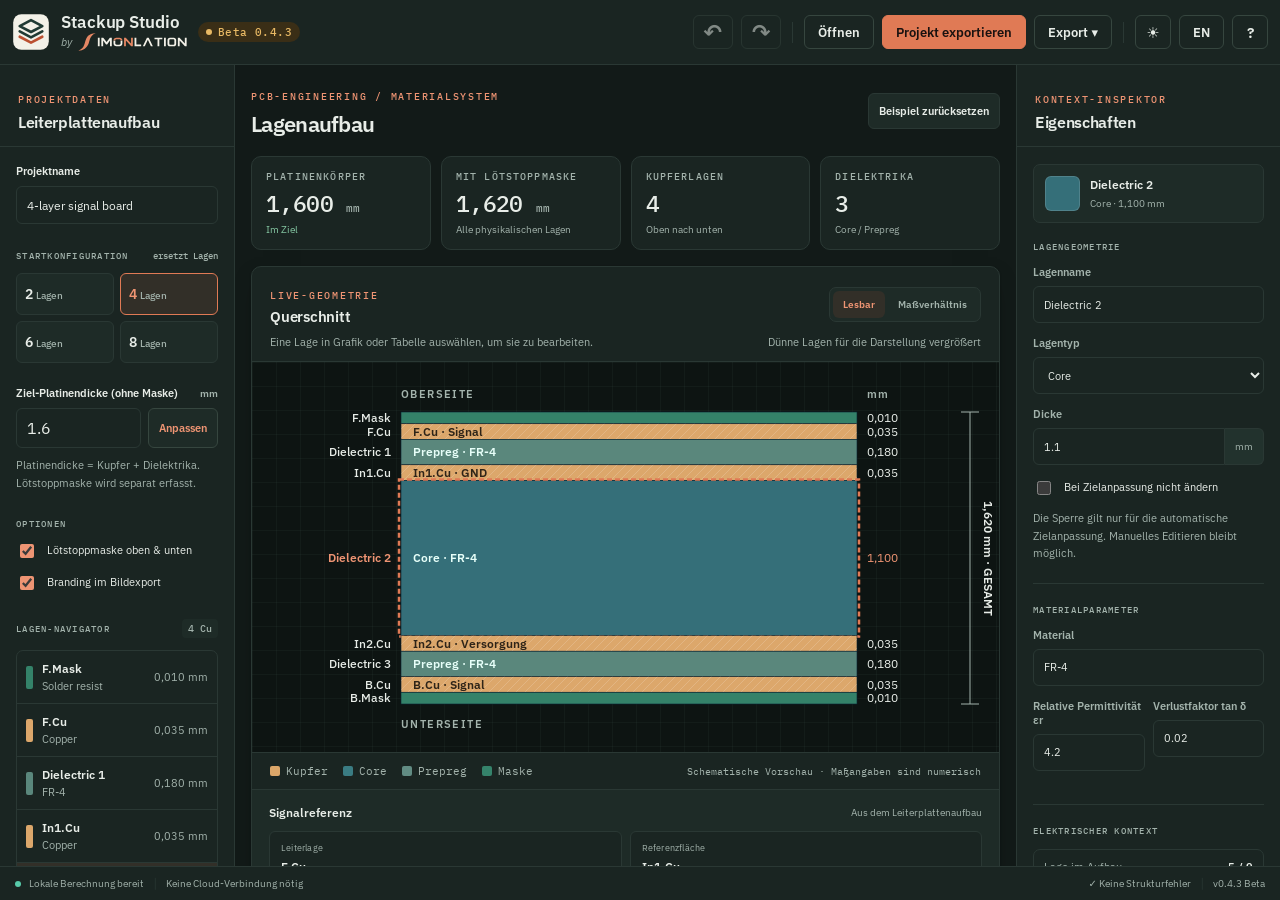
<file: index.html>
<!doctype html>
<html lang="de" data-theme="dark">
<head>
<meta charset="utf-8"><meta name="viewport" content="width=device-width,initial-scale=1,viewport-fit=cover">
<meta name="theme-color" content="#121A18" id="themeMeta"><meta name="application-name" content="SIMONLATION Stackup Studio">
<meta name="description" content="Free, local-first PCB layer stackup designer. Design copper and dielectric layers, import KiCad stackups, and export projects for impedance workflows.">
<link rel="manifest" href="./manifest.webmanifest"><link rel="icon" type="image/svg+xml" href="./icons/icon.svg"><link rel="apple-touch-icon" href="./icons/icon-192.png">
<title>Stackup Studio | SIMONLATION</title><link rel="stylesheet" href="./styles.css?v=0.4.3">

<link rel="stylesheet" href="./assets/sl/fonts.css?v=sl5">
<link rel="stylesheet" href="./assets/sl/tokens.css?v=sl5">
<link rel="stylesheet" href="./assets/sl/app.css?v=sl5">
<link rel="stylesheet" href="./assets/sl/workbench.css?v=sl5">
<link rel="stylesheet" href="./workbench.css?v=sl5">
</head>
<body>
<div class="app" id="app">
<header class="topbar sl-workbench-header">
  <div class="brand">
    <a class="sl-workbench-brand" href="https://simonlation.com/launcher.html" aria-label="SIMONLATION Launcher">
      <svg xmlns="http://www.w3.org/2000/svg" viewBox="0 0 64 64" class="sl-workbench-tool-icon sl-workbench-tool-icon--light" aria-hidden="true" focusable="false"><rect x="2" y="2" width="60" height="60" rx="14" fill="#203A34"/><path fill="none" stroke="#F3F1E8" stroke-width="4.5" stroke-linecap="round" stroke-linejoin="round" d="M32 12 51 22 32 32 13 22Z"/><path fill="none" stroke="#F3F1E8" stroke-width="4.5" stroke-linecap="round" stroke-linejoin="round" d="M13 31 32 41 51 31"/><path fill="none" stroke="#BB5031" stroke-width="4.5" stroke-linecap="round" stroke-linejoin="round" d="M13 40 32 50 51 40"/></svg><svg xmlns="http://www.w3.org/2000/svg" viewBox="0 0 64 64" class="sl-workbench-tool-icon sl-workbench-tool-icon--dark" aria-hidden="true" focusable="false"><rect x="2" y="2" width="60" height="60" rx="14" fill="#F3F1E8"/><path fill="none" stroke="#203A34" stroke-width="4.5" stroke-linecap="round" stroke-linejoin="round" d="M32 12 51 22 32 32 13 22Z"/><path fill="none" stroke="#203A34" stroke-width="4.5" stroke-linecap="round" stroke-linejoin="round" d="M13 31 32 41 51 31"/><path fill="none" stroke="#BB5031" stroke-width="4.5" stroke-linecap="round" stroke-linejoin="round" d="M13 40 32 50 51 40"/></svg>
      <span class="sl-workbench-name">Stackup Studio</span>
      <span class="sl-workbench-by"><em>by</em><img class="sl-workbench-wordmark sl-workbench-wordmark--light" src="./assets/sl/brand/wordmark-light.svg" alt=""><img class="sl-workbench-wordmark sl-workbench-wordmark--dark" src="./assets/sl/brand/wordmark-dark.svg" alt=""></span>
    </a>
    <span class="sl-status" data-state="beta">Beta 0.4.3</span>
  </div>
  <nav class="top-actions" aria-label="Project actions">
    <button class="btn icon-btn sl-btn" id="undoBtn" title="Undo · Ctrl+Z" aria-label="Undo">↶</button><button class="btn icon-btn sl-btn" id="redoBtn" title="Redo · Ctrl+Shift+Z" aria-label="Redo">↷</button>
    <span class="sep"></span><button class="btn sl-btn" id="openBtn" data-i18n="open">Open</button>
    <button class="btn primary sl-btn sl-btn--primary" id="saveBtn" data-i18n="save">Export project</button>
    <div class="menu-anchor"><button class="btn sl-btn" id="exportBtn" aria-expanded="false" data-i18n="export">Export ▾</button><div class="dropdown hidden" id="exportMenu"><button data-export="svg">SVG · Cross-section</button><button data-export="png">PNG · Cross-section</button><button data-export="csv">CSV · Layer table</button><button data-export="csvde">CSV · Deutsch (Excel)</button><button data-export="bridge">JSON · Impedance handoff</button></div></div>
    <span class="sep"></span><button class="btn mini sl-btn" id="themeBtn" aria-label="Toggle theme">☀</button><button class="btn lang sl-btn" id="langBtn">EN</button><button class="btn mini help sl-btn" id="helpBtn" title="Help">?</button>
  </nav>
</header>
<div class="workspace">
  <aside class="sidebar sidebar-left">
    <div class="pane-title"><span class="eyebrow" data-i18n="setupTag">PROJECT SETUP</span><h2 data-i18n="boardSetup">Board setup</h2></div>
    <div class="pane-scroll">
      <label class="fieldlabel" for="projectName" data-i18n="projectName">Project name</label><input id="projectName" class="full-input" type="text" maxlength="100" value="4-layer signal board"/>
      <div class="group-label"><span data-i18n="presets">STARTING CONFIGURATION</span><span class="mini-note" data-i18n="presetsNote">replaces layers</span></div>
      <div class="preset-grid" id="presetGrid"><button data-preset="2">2 <span data-i18n="layers">layers</span></button><button data-preset="4" class="active">4 <span data-i18n="layers">layers</span></button><button data-preset="6">6 <span data-i18n="layers">layers</span></button><button data-preset="8">8 <span data-i18n="layers">layers</span></button></div>
      <label class="fieldlabel" for="targetThickness"><span data-i18n="targetThickness">Target board body thickness</span> <span class="unit">mm</span></label>
      <div class="input-action"><input id="targetThickness" type="number" min="0.1" max="15" step="0.01" value="1.6"><button id="fitTargetBtn" class="btn accent-outline" data-i18n="fitTarget" title="Adjust unlocked dielectrics">Fit</button></div>
      <p class="small-hint" data-i18n="targetNote">Board body = copper + dielectric. Solder mask is shown separately.</p>
      <div class="group-label"><span data-i18n="options">OPTIONS</span></div>
      <label class="check-line"><input id="maskEnabled" type="checkbox" checked><span data-i18n="mask">Top & bottom solder mask</span></label>
      <label class="check-line"><input id="watermarkEnabled" type="checkbox" checked><span data-i18n="watermark">Branding on image export</span></label>
      <div class="group-label"><span data-i18n="layersList">LAYER NAVIGATOR</span><span id="layerCount" class="count-pill">4 Cu</span></div>
      <div class="layers-nav" id="layerNav" aria-label="Layers"></div>
      <div class="small-box"><b data-i18n="privacyTitle">Local by design</b><p data-i18n="privacy">No sign-in, no upload. Project data remains in this browser until you export or delete it.</p></div>
    </div>
  </aside>
  <main class="main">
    <div class="main-heading"><div><span class="eyebrow" data-i18n="workspaceTag">PCB ENGINEERING / MATERIAL SYSTEM</span><h1 data-i18n="workspaceTitle">Layer stackup</h1></div><div class="main-heading-actions"><div class="segmented layout-switch" role="group" aria-label="Workspace layout"><button id="layoutSplitBtn" data-layout="split" data-i18n="sideBySide" aria-pressed="true" class="active">Side by side</button><button id="layoutStackBtn" data-layout="stacked" data-i18n="stackedView" aria-pressed="false">Stacked</button></div><button class="btn" id="sampleBtn" data-i18n="resetSample">Reset example</button><button class="btn" id="installBtn" hidden data-i18n="install">Install app</button></div></div>
    <div class="metric-row"><div class="metric"><span data-i18n="boardBody">BOARD BODY</span><strong id="bodyMetric">1.600 <small>mm</small></strong><em id="targetDelta">On target</em></div><div class="metric"><span data-i18n="totalIncludingMask">WITH SOLDER MASK</span><strong id="totalMetric">1.620 <small>mm</small></strong><em data-i18n="allLayers">All physical layers</em></div><div class="metric"><span data-i18n="copperLayers">COPPER LAYERS</span><strong id="copperMetric">4</strong><em data-i18n="fromTop">Top to bottom</em></div><div class="metric"><span data-i18n="dielectricLayers">DIELECTRICS</span><strong id="dielMetric">3</strong><em data-i18n="corePrepreg">Core / prepreg</em></div></div>
    <nav class="mobile-jump-nav" aria-label="Schnellnavigation"><a href="#stackPanel" data-imp-jump="stack">Stackup</a><a href="#impPanel" data-imp-jump="imp">Impedanz</a><a href="#viaSection" data-imp-jump="via">Via Fence</a></nav>
    <div class="design-workbench" id="designWorkbench" aria-label="Stackup and impedance workspace">
    <section class="editor-panel" id="stackPanel" aria-label="Layer cross-section">
      <div class="section-heading"><div><span class="eyebrow" data-i18n="geometry">LIVE GEOMETRY</span><h2 data-i18n="crossSection">Cross-section</h2></div><div class="segmented"><button data-view="readable" class="active" data-i18n="readable">Readable</button><button data-view="scale" data-i18n="trueScale">True ratio</button></div></div>
      <div class="section-subline"><span data-i18n="clickLayer">Select any layer in the diagram or table to inspect and edit.</span><span id="scaleNote">Enhanced layer visibility</span></div>
      <div class="diagram-area"><svg id="stackSvg" xmlns="http://www.w3.org/2000/svg" viewBox="0 0 880 430" role="img" aria-label="Physical PCB stackup cross section"><text x="400" y="210">Loading...</text></svg></div>
      <div class="diagram-footer"><span><i class="legend-chip copper"></i><span data-i18n="copper">Copper</span></span><span><i class="legend-chip core"></i>Core</span><span><i class="legend-chip prepreg"></i>Prepreg</span><span><i class="legend-chip soldermask"></i><span data-i18n="maskShort">Mask</span></span><span class="foot-right" data-i18n="diagramNotice">Schematic preview · dimensions are numerical</span></div>
      <div class="stack-route-context" id="stackRouteContext" aria-live="polite" aria-label="Routing layer and reference plane">
        <div class="stack-route-title"><strong id="stackContextTitle">Signalreferenz</strong><small id="stackContextHint">Aus dem Leiterplattenaufbau</small></div>
        <div class="stack-route-data" id="stackContextData"></div>
        <p id="stackContextFoot">Die Werte werden aus den ausgewählten Leiterplattenlagen übernommen.</p>
      </div>
    </section>
    <section class="imp-panel" id="impPanel" aria-label="PCB Impedance Lab">
      <div class="section-heading imp-title"><div><span class="eyebrow" data-imp-label="label">ANALYTICAL QUICK ESTIMATE</span><h2 data-imp-label="title">PCB Impedance Lab</h2></div><div class="imp-section-actions"><span class="imp-pill">QUASI-STATIC</span><button class="btn" id="impExportBtn" data-imp-label="export">Export result JSON</button></div></div>
      <p class="imp-intro" data-imp-label="info">The stackup supplies H, copper thickness and Dk; enter W and S here. No field simulation.</p>
      <div class="imp-headline" id="impHeadline" aria-live="polite"></div>
      <div class="imp-workspace">
        <div class="imp-controls">
          <div class="imp-field"><label for="impSignal" data-imp-label="signal">Signal layer</label><select id="impSignal"></select></div>
          <div class="imp-field"><label for="impMode" data-imp-label="mode">Geometry</label><select id="impMode"></select></div>
          <div class="imp-two">
            <div class="imp-field"><label for="impWidth" data-imp-label="width">Width W</label><div class="imp-unit"><input id="impWidth" type="number" min="0.025" max="5" step="0.005" value="0.25"><span>mm</span></div></div>
            <div class="imp-field" id="impGapField"><label for="impGap" data-imp-label="spacing">Gap S</label><div class="imp-unit"><input id="impGap" type="number" min="0.025" max="5" step="0.005" value="0.18"><span>mm</span></div></div>
          </div>
          <div class="imp-solve"><div class="imp-field"><label for="impTarget" data-imp-label="target">Target impedance</label><div class="imp-unit"><input id="impTarget" type="number" min="10" max="250" step="1" value="50"><span>Ω</span></div></div><div class="imp-solve-options"><label for="impOptimize" data-imp-label="optimize">Optimize</label><select id="impOptimize" aria-label="Geometry optimization"><option value="width">W · keep S</option><option value="spacing">S · keep W</option><option value="balanced">W + S</option></select></div><button class="btn imp-solve-btn" id="impSolveBtn" data-imp-label="solve">Solve</button></div><div class="imp-target-result" id="impTargetDelta" aria-live="polite"></div>
          <p class="imp-small" data-imp-label="sample">Preliminary estimate · not a fabrication specification</p>
        </div>
        <div class="imp-workarea">
          <div class="imp-canvas-head"><div class="imp-canvas-title" data-imp-label="outline">Cross-section (schematic)</div><div class="imp-view-actions"><label class="imp-via-toggle" for="impShowVias" title="Optional drawing only – does not alter impedance calculation"><input type="checkbox" id="impShowVias"><span data-imp-label="viaPreview">Show GND vias</span></label><div class="segmented imp-scale-switch"><button type="button" data-imp-view="schematic" class="active">Schematic</button><button type="button" data-imp-view="metric">1:1 XY</button></div></div></div><p class="imp-canvas-tip" data-imp-label="editTip">Click W / S / H to edit · visualization does not modify the impedance model</p>
          <svg id="impSvg" viewBox="0 0 620 310" xmlns="http://www.w3.org/2000/svg" aria-label="Trace geometry cross-section" role="img"></svg>
          <div class="imp-method"><span data-imp-label="model">Calculation model</span><strong id="impMethod">—</strong></div>
        </div>
        <div class="imp-readouts">
          <div class="imp-primary" id="impResultCard"><span id="impKind">Z₀</span><strong id="impMainResult">— Ω</strong><small id="impSubResult">—</small></div>
          <div class="imp-reading"><span data-imp-label="eps">Effective Dk</span><strong id="impEps">—</strong></div>
          <div class="imp-reading"><span data-imp-label="delay">Delay</span><strong id="impDelay">—</strong></div>
          <div class="imp-reading"><span data-imp-label="height">Dielectric separation</span><strong id="impHeight">—</strong></div>
          <div class="imp-reading"><span data-imp-label="reference">Reference plane</span><strong id="impReference">—</strong></div>
        </div>
      </div>
    </section>
    </div>
    <section class="tolerance-panel" id="toleranceSection" aria-label="Impedance sensitivity and model limits">
      <header class="detail-panel-heading"><span class="eyebrow" data-imp-label="manufacturing">MANUFACTURING ANALYSIS</span><strong data-imp-label="toleranceTitle">Tolerance &amp; model limits</strong></header>
      <div class="imp-bottom">
        <div class="imp-tol">
          <div class="group-label" data-imp-label="tolerance">TOLERANCE EXPLORER</div>
          <div class="imp-tol-inputs">
            <label>W ±<span class="imp-tol-unit"><input id="impTolW" type="number" min="0" max="500" step="1" value="10"><select id="impUnitW" aria-label="Width tolerance unit"><option value="percent">%</option><option value="um">µm</option></select></span></label>
            <label>H ±<span class="imp-tol-unit"><input id="impTolH" type="number" min="0" max="500" step="1" value="10"><select id="impUnitH" aria-label="Height tolerance unit"><option value="percent">%</option><option value="um">µm</option></select></span></label>
            <label>T ±<span class="imp-tol-unit"><input id="impTolT" type="number" min="0" max="500" step="1" value="10"><select id="impUnitT" aria-label="Copper tolerance unit"><option value="percent">%</option><option value="um">µm</option></select></span></label>
            <label id="impTolSField">S ±<span class="imp-tol-unit"><input id="impTolS" type="number" min="0" max="500" step="1" value="10"><select id="impUnitS" aria-label="Gap tolerance unit"><option value="percent">%</option><option value="um">µm</option></select></span></label>
            <label>Dk ±<span class="imp-tol-unit"><input id="impTolER" type="number" min="0" max="50" step="1" value="5"><span>%</span></span></label>
          </div>
          <div class="imp-range-metrics"><div><span data-imp-label="lower">Minimum</span><strong id="impTolMin">—</strong></div><div><span data-imp-label="nominal">Nominal</span><strong id="impTolNominal">—</strong></div><div><span data-imp-label="upper">Maximum</span><strong id="impTolMax">—</strong></div></div>
          <div class="imp-bar" id="impTolBar"><span id="impTolIndicator"></span></div>
          <p class="imp-small" id="impToleranceNote" data-imp-label="toleranceNote">Worst-case corners, no statistical yield.</p><div class="imp-sensitivity" id="impSensitivity" aria-label="Tolerance impact by variable"></div><div class="imp-small" id="impToleranceWarning" role="status"></div>
        </div>
        <div class="imp-notices" id="impIssue" role="status" aria-live="polite"></div>
      </div>
    </section>
      <section class="via-section" id="viaSection" aria-label="Via fence designer">
        <div class="via-head"><div><span class="eyebrow">PCB RF / SI · LAYOUT ADVISOR</span><h3 data-imp-label="viaTitle">Via Fence Designer</h3><p data-imp-label="viaSubtitle">Ground stitching around single-ended or differential traces · geometric rules only</p></div><span class="imp-pill" data-imp-label="viaHeuristic">LAYOUT GUIDELINE</span></div>
        <div class="via-placement-control"><label for="viaPlacement" data-imp-label="viaPlacementLabel">Via rows</label><select id="viaPlacement" aria-label="Via fence placement"><option value="both">Both sides</option><option value="left">Left only</option><option value="right">Right only</option><option value="none">Off</option></select><span data-imp-label="viaPlacementHint">Placement controls the number and position of GND stitching rows.</span></div>
        <div class="via-layout">
          <div class="via-form">
            <div class="via-grid">
              <label><span data-imp-label="viaFreq">Maximum frequency</span><span class="imp-unit"><input type="number" id="viaFrequency" value="5" min="0.01" max="100" step="0.5"><span>GHz</span></span></label>
              <label><span data-imp-label="viaPitch">Requested pitch</span><span class="imp-unit"><input type="number" id="viaPitch" value="2" min="0.1" step="0.1"><span>mm</span></span></label>
              <label><span data-imp-label="viaPad">Pad diameter</span><span class="imp-unit"><input type="number" id="viaPad" value="0.6" min="0.05" step="0.05"><span>mm</span></span></label>
              <label><span data-imp-label="viaDrill">Drill diameter</span><span class="imp-unit"><input type="number" id="viaDrill" value="0.3" min="0.05" step="0.05"><span>mm</span></span></label>
              <label><span data-imp-label="viaEdge">Trace edge to via pad</span><span class="imp-unit"><input type="number" id="viaEdge" value="0.4" min="0.01" step="0.05"><span>mm</span></span></label>
              <label><span data-imp-label="viaLength">Fence length</span><span class="imp-unit"><input type="number" id="viaLength" value="30" min="1" step="5"><span>mm</span></span></label>
              <label><span data-imp-label="viaMinTrace">Min trace clearance</span><span class="imp-unit"><input type="number" id="viaMinTrace" value="0.15" min="0.01" step="0.05"><span>mm</span></span></label>
              <label><span data-imp-label="viaRing">Min annular ring</span><span class="imp-unit"><input type="number" id="viaMinRing" value="0.1" min="0.01" step="0.05"><span>mm</span></span></label>
              <label><span data-imp-label="viaGapMin">Min pad-to-pad</span><span class="imp-unit"><input type="number" id="viaMinGap" value="0.2" min="0.01" step="0.05"><span>mm</span></span></label>
            </div>
            <div class="via-quick"><button class="btn accent-outline" type="button" id="viaAutoPitch" data-imp-label="viaAuto">Use λg/20</button><button class="btn" type="button" id="viaExport" data-imp-label="viaExport">Export via JSON</button></div>
          </div>
          <div class="via-visual">
            <div class="imp-canvas-title" data-imp-label="viaTopView">Top view · GND via rows (schematic)</div><svg viewBox="0 0 620 260" id="viaSvg" role="img" aria-label="Via fence layout top view"></svg>
            <div class="via-results" id="viaResults" aria-live="polite"></div><div id="viaWarnings" class="via-warnings"></div>
          </div>
        </div>
      </section>
    <section class="table-panel" aria-label="Layer specification">
      <div class="section-heading table-heading"><div><span class="eyebrow" data-i18n="specification">DESIGN DATA</span><h2 data-i18n="layerSpecification">Layer specification</h2></div><div class="table-tools"><button class="btn" id="addDielectricBtn" data-i18n="splitSelected">Split dielectric</button><button class="btn" id="removeDielBtn" data-i18n="mergeSelected">Merge dielectric</button></div></div>
      <div class="table-scroll"><table><thead><tr><th>#</th><th data-i18n="layer">Layer</th><th data-i18n="kind">Type</th><th data-i18n="thickness">Thickness</th><th data-i18n="material">Material</th><th>ε<sub>r</sub></th><th>tan δ</th><th data-i18n="role">Role</th><th data-i18n="lock">Lock</th></tr></thead><tbody id="layerTable"></tbody></table></div>
      <div class="table-caption"><span id="tableCount"></span><span data-i18n="editableTable">Select a row; edit precise values in the inspector.</span></div>
    </section>
  </main>
  <aside class="sidebar sidebar-right"><div class="pane-title"><span class="eyebrow" data-i18n="propertiesTag">CONTEXT INSPECTOR</span><h2 data-i18n="properties">Properties</h2></div><div class="pane-scroll" id="inspector"></div></aside>
</div>
<footer class="statusbar"><div><span class="status-dot"></span><span id="statusText" data-i18n="localReady">Local engine ready</span><span class="status-divider">│</span><span data-i18n="noCloud">No cloud connection required</span></div><div><span id="validationStatus">—</span><span class="status-divider">│</span><span data-i18n="version">v0.4.3 beta</span></div></footer>
</div>
<input id="fileInput" type="file" hidden accept=".json,.kicad_pcb,.txt,application/json,text/plain">
<dialog id="helpDialog"><div class="dialog-top"><h2 data-i18n="helpTitle">Stackup Studio · Help</h2><button id="closeHelp" class="btn">✕</button></div><div id="helpContent"></div></dialog>
<div id="toast" class="toast hidden" role="status" aria-live="polite"></div>
<script src="./impedance-engine.js" defer></script><script src="./via-fence-engine.js" defer></script><script src="./app.js" defer></script><script src="./impedance-ui.js" defer></script>
</body></html>
</file>
<file: styles.css>
:root{font-family:Inter,ui-sans-serif,system-ui,-apple-system,BlinkMacSystemFont,"Segoe UI",sans-serif;font-synthesis:none;color-scheme:dark;--bg:#0b121e;--panel:#111a28;--panel2:#172131;--panel3:#192838;--viewport:#0e1a28;--line:#28384b;--text:#e5edf4;--muted:#8c9fb1;--dim:#607c90;--accent:#48d6d0;--accent-text:#092c32;--softaccent:#173b46;--error:#f09b89;--yellow:#e8bc6c;--input:#1c2b3b;--hover:#253747;--shadow:0 12px 30px #0002}
[data-theme="light"]{color-scheme:light;--bg:#eef2f4;--panel:#fff;--panel2:#f5f8fa;--panel3:#e8f0f2;--viewport:#edf3f6;--line:#d6e0e7;--text:#162b39;--muted:#5d7585;--dim:#768a9b;--accent:#0b888a;--accent-text:#fff;--softaccent:#d9f1f0;--error:#ab4937;--yellow:#8e651a;--input:#fff;--hover:#eaf3f6;--shadow:0 12px 26px #25394710}
*{box-sizing:border-box}html,body{margin:0;height:100%;overflow:hidden}button,input,select{font:inherit}button{cursor:pointer}button:disabled{cursor:not-allowed;opacity:.4}button:focus-visible,input:focus-visible,select:focus-visible,a:focus-visible{outline:2px solid var(--accent);outline-offset:2px}button,select,input{transition:border-color .16s,background-color .16s}input,select{border:1px solid var(--line);border-radius:6px;background:var(--input);color:var(--text);padding:9px 10px;min-width:0;outline:0}input:hover,select:hover{border-color:var(--muted)}input[type=checkbox]{accent-color:var(--accent);width:14px;height:14px;cursor:pointer}button{border:1px solid var(--line);border-radius:6px;background:var(--panel2);color:var(--text)}button:hover:not(:disabled){background:var(--hover);border-color:#4c8490}.app{height:100dvh;display:flex;flex-direction:column;min-width:320px}.topbar{height:65px;padding:0 21px;flex:none;background:var(--panel);border-bottom:1px solid var(--line);display:flex;align-items:center;justify-content:space-between;gap:14px;z-index:20}.brand{display:flex;align-items:center;gap:11px;min-width:0}.brand-symbol{width:35px;height:35px;border:1px solid #4fbfbe;border-radius:9px;background:var(--softaccent);position:relative;display:flex;flex-direction:column;gap:4px;align-items:center;justify-content:center;transform:rotate(-6deg);flex:none}.brand-symbol i{width:20px;height:5px;background:#51d3cb;border:1px solid #a3f7ec;clip-path:polygon(0 42%,50% 0,100% 42%,50% 100%);display:block}.brand-word{display:flex;flex-direction:column;gap:1px;line-height:1.2}.brand-word b{font-weight:850;font-size:17px;letter-spacing:.5px;white-space:nowrap}.brand-word b span{color:var(--accent)}.brand-word small{font-size:9px;letter-spacing:2.35px;color:var(--muted);font-weight:700}.beta-tag{font-size:9px;font-weight:750;color:var(--accent);border:1px solid #2c777a;background:var(--softaccent);padding:4px 7px;border-radius:4px;white-space:nowrap}.top-actions{display:flex;gap:8px;align-items:center}.btn{font-size:11px;font-weight:680;padding:9px 13px;white-space:nowrap;min-height:36px;line-height:16px}.btn.primary{background:var(--accent);border-color:var(--accent);color:var(--accent-text);font-weight:780}.btn.primary:hover{filter:brightness(1.1)}.btn.icon-btn{font-size:22px;line-height:20px;padding:6px 10px}.btn.mini{font-weight:800;font-size:15px;min-width:36px;padding:8px}.btn.lang{min-width:38px}.btn.accent-outline{border-color:#337f82;color:var(--accent)}.sep{height:21px;width:1px;background:var(--line);margin:0 3px}.menu-anchor{position:relative}.dropdown{position:absolute;right:0;top:42px;background:var(--panel);border:1px solid var(--line);border-radius:8px;box-shadow:0 16px 40px #0006;width:240px;padding:5px;z-index:30}.dropdown button{width:100%;border:0;background:none;text-align:left;padding:10px;color:var(--text);font-size:12px;border-radius:5px}.dropdown button:hover{background:var(--hover)}.hidden{display:none!important}.workspace{display:grid;grid-template-columns:258px minmax(0,1fr) 288px;flex:1;min-height:0}.sidebar{background:var(--panel);display:flex;flex-direction:column;min-height:0;min-width:0}.sidebar-left{border-right:1px solid var(--line)}.sidebar-right{border-left:1px solid var(--line)}.pane-title{padding:22px 18px 14px;flex:none;border-bottom:1px solid var(--line)}.pane-title h2{font-size:16px;letter-spacing:-.35px;font-weight:750;margin:5px 0 0}.eyebrow{font-size:9px;letter-spacing:1.75px;font-weight:790;color:#6595a3}[data-theme="light"] .eyebrow{color:#38717f}.pane-scroll{overflow:auto;padding:17px 16px 28px;min-height:0;scrollbar-color:#416073 transparent;scrollbar-width:thin}.fieldlabel{display:flex;justify-content:space-between;align-items:center;font-size:11px;font-weight:650;color:var(--text);margin:0 0 8px}.unit{font-size:10px;font-weight:650;color:var(--muted)}.full-input{width:100%;font-size:12px;height:38px}.group-label{display:flex;align-items:center;justify-content:space-between;gap:4px;font-size:9px;letter-spacing:1.25px;font-weight:780;color:var(--muted);margin:26px 0 12px}.mini-note{font-size:9px;color:var(--dim);text-transform:none;font-weight:500;letter-spacing:0}.preset-grid{display:grid;grid-template-columns:1fr 1fr;gap:6px;margin-bottom:23px}.preset-grid button{padding:11px 8px;text-align:left;font-weight:760;font-size:14px;background:var(--panel2);border-radius:6px}.preset-grid button span{font-size:10px;font-weight:500;color:var(--muted)}.preset-grid button.active{border-color:#278c8b;color:var(--accent);background:var(--softaccent)}.input-action{display:grid;grid-template-columns:minmax(0,1fr) auto;gap:7px}.input-action input{width:100%}.small-hint{font-size:10px;line-height:1.6;color:var(--muted);margin:9px 0 0}.check-line{display:flex;align-items:center;gap:10px;font-size:11px;color:var(--text);margin:12px 0;line-height:1.4;cursor:pointer}.layers-nav{border:1px solid var(--line);border-radius:7px;overflow:hidden}.nav-item{background:transparent;display:flex;align-items:center;gap:9px;border:0;border-bottom:1px solid var(--line);border-radius:0;width:100%;padding:10px 9px;text-align:left;min-width:0}.nav-item:last-child{border-bottom:0}.nav-item:hover,.nav-item.selected{background:var(--softaccent)}.nav-color{width:7px;height:23px;border-radius:2px;flex:none}.nav-main{display:flex;flex-direction:column;gap:3px;min-width:0;flex:1}.nav-main b{font-size:11px;font-weight:650;white-space:nowrap;overflow:hidden;text-overflow:ellipsis}.nav-main small{font-size:9px;color:var(--muted);white-space:nowrap;overflow:hidden;text-overflow:ellipsis}.nav-thick{font-size:10px;color:var(--muted);white-space:nowrap;font-variant-numeric:tabular-nums}.count-pill{font-size:10px;border-radius:4px;background:var(--panel2);padding:3px 6px;color:var(--muted);letter-spacing:0}.small-box{border:1px solid #305356;background:var(--softaccent);border-radius:7px;padding:12px;margin-top:25px}.small-box b{font-size:11px;color:var(--accent)}.small-box p{font-size:10px;line-height:1.6;color:var(--muted);margin:6px 0 0}.main{background:var(--bg);overflow:auto;min-width:0;min-height:0;padding:24px 25px 27px;scrollbar-color:#416073 transparent;scrollbar-width:thin}.main-heading{display:flex;align-items:center;justify-content:space-between;gap:10px;margin-bottom:18px}.main-heading h1{font-size:22px;font-weight:780;letter-spacing:-.7px;margin:5px 0 0}.main-heading-actions{display:flex;gap:8px}.metric-row{display:grid;grid-template-columns:repeat(4,minmax(0,1fr));gap:10px;margin-bottom:16px}.metric{border:1px solid var(--line);background:var(--panel);border-radius:8px;padding:13px 14px;min-width:0;display:flex;flex-direction:column;gap:5px}.metric>span{font-size:9px;letter-spacing:1.15px;font-weight:750;color:var(--muted)}.metric strong{font-size:23px;letter-spacing:-.6px;font-weight:760;color:var(--text);font-variant-numeric:tabular-nums}.metric strong small{font-size:11px;color:var(--muted);font-weight:600}.metric em{font-size:10px;white-space:nowrap;overflow:hidden;text-overflow:ellipsis;color:var(--muted);font-style:normal}.metric em.good{color:#6bd9b0}.metric em.bad{color:var(--yellow)}.editor-panel,.table-panel{border:1px solid var(--line);border-radius:9px;background:var(--panel);overflow:hidden;box-shadow:var(--shadow)}.section-heading{display:flex;align-items:center;justify-content:space-between;gap:8px;padding:16px 18px 9px}.section-heading h2{font-size:15px;font-weight:735;letter-spacing:-.25px;margin:4px 0 0}.segmented{display:flex;gap:3px;border:1px solid var(--line);border-radius:7px;padding:3px;background:var(--panel2)}.segmented button{background:none;color:var(--muted);font-size:10px;font-weight:660;padding:7px 10px;border:0}.segmented button.active{background:#35505b;color:#a8fff3}[data-theme="light"] .segmented button.active{background:#d4efed;color:#096a69}.section-subline{font-size:10px;color:var(--muted);padding:0 18px 12px;display:flex;justify-content:space-between;gap:10px}.section-subline span:last-child{color:var(--dim);white-space:nowrap}.diagram-area{background:var(--viewport);border-top:1px solid var(--line);border-bottom:1px solid var(--line);height:360px;display:flex;align-items:center;justify-content:center}.diagram-area svg{width:100%;height:100%;display:block;user-select:none;touch-action:pan-y}.svg-layer{cursor:pointer}.svg-layer:hover .rect-fill{filter:brightness(1.12)}.svg-layer.selected .selected-outline{stroke:#51e2da;stroke-width:2.5;stroke-dasharray:5 3;fill:none;pointer-events:none}.diagram-footer{padding:11px 18px;display:flex;flex-wrap:wrap;gap:15px;align-items:center;font-size:10px;color:var(--muted)}.diagram-footer>span:not(.foot-right){display:flex;align-items:center;gap:6px}.legend-chip{width:10px;height:10px;display:inline-block;border-radius:2px}.legend-chip.copper{background:#dba669}.legend-chip.core{background:#3a7c83}.legend-chip.prepreg{background:#618c83}.legend-chip.soldermask{background:#35836b}.foot-right{margin-left:auto;font-size:9px;color:var(--dim)}.table-panel{margin-top:15px}.table-heading{padding-bottom:16px}.table-tools{display:flex;gap:6px}.table-tools .btn{font-size:10px;padding:8px}.table-scroll{overflow-x:auto;max-height:400px;scrollbar-width:thin;scrollbar-color:#416073 transparent}table{border-collapse:collapse;width:100%;white-space:nowrap;text-align:left;font-size:11px}thead{background:var(--panel2);position:sticky;top:0;z-index:1}th{font-size:9px;text-transform:uppercase;color:var(--muted);letter-spacing:.45px;font-weight:730;border-top:1px solid var(--line);border-bottom:1px solid var(--line);padding:12px 10px}td{padding:11px 10px;border-bottom:1px solid var(--line);color:var(--text);font-variant-numeric:tabular-nums}tr:last-child td{border-bottom:0}tbody tr{cursor:pointer}tbody tr:hover{background:var(--hover)}tbody tr.selected{background:var(--softaccent)}td:first-child{color:var(--dim);width:20px}td .row-dot{display:inline-block;width:8px;height:8px;border-radius:2px;margin-right:7px}td .subtext{font-size:9px;color:var(--muted)}td .layer-name{font-weight:650}td .role-pill{background:var(--panel3);border-radius:4px;font-size:9px;padding:4px 7px;color:var(--muted)}td .lock-icon{opacity:.75;text-align:center}.table-caption{padding:12px 16px;display:flex;align-items:center;justify-content:space-between;border-top:1px solid var(--line);font-size:10px;color:var(--muted);gap:10px}.inspector-card{display:flex;align-items:center;gap:10px;padding:11px;border:1px solid var(--line);background:var(--panel2);border-radius:7px;margin-bottom:18px}.inspector-swatch{width:35px;height:35px;border-radius:6px;border:1px solid #ffffff22;flex:none}.inspector-card strong{display:block;font-size:12px;overflow:hidden;text-overflow:ellipsis;white-space:nowrap}.inspector-card small{color:var(--muted);font-size:10px;display:block;margin-top:5px}.inspector-block{margin:18px 0 0}.inspector-block .group-label{margin:0 0 13px}.inspector-field{display:flex;flex-direction:column;gap:7px;margin-bottom:13px;min-width:0}.inspector-field label{color:var(--muted);font-size:10px;font-weight:640}.inspector-field input,.inspector-field select{width:100%;font-size:11px;min-height:37px}.inspector-two{display:grid;grid-template-columns:1fr 1fr;gap:8px}.inline-value{display:flex;align-items:stretch;gap:0}.inline-value input{border-radius:6px 0 0 6px;flex:1;min-width:0}.inline-value span{display:grid;place-items:center;border:1px solid var(--line);border-left:0;background:var(--panel3);padding:0 10px;font-size:10px;color:var(--muted);border-radius:0 6px 6px 0}.inspector-field input:disabled{color:var(--dim)}.section-break{height:1px;background:var(--line);margin:20px 0}.inspector-summary{border:1px solid var(--line);border-radius:7px;overflow:hidden}.summary-item{display:flex;align-items:center;justify-content:space-between;padding:10px;border-bottom:1px solid var(--line);gap:7px;font-size:10px}.summary-item:last-child{border-bottom:0}.summary-item span{color:var(--muted)}.summary-item b{font-weight:680;text-align:right;font-variant-numeric:tabular-nums}.validation-list{list-style:none;margin:0;padding:0;display:flex;flex-direction:column;gap:8px}.validation-list li{border:1px solid var(--line);padding:9px 10px;font-size:10px;line-height:1.55;color:var(--muted);border-radius:6px}.validation-list li.alert{color:var(--yellow);border-color:#8d744366}.validation-list li.ok{color:#66cda7;border-color:#38896966}.validation-list li.info{color:var(--muted)}.bridge-panel{margin-top:18px}.panel-action{font-size:10px;width:100%;margin-top:9px;padding:10px;white-space:normal;text-align:left}.statusbar{flex:none;height:34px;background:var(--panel);border-top:1px solid var(--line);display:flex;align-items:center;justify-content:space-between;padding:0 15px;font-size:10px;color:var(--muted);gap:12px}.statusbar>div{display:flex;align-items:center;gap:8px;white-space:nowrap;overflow:hidden}.status-dot{height:6px;width:6px;background:#58cbaa;border-radius:50%}.status-divider{color:var(--line)}.toast{position:fixed;bottom:48px;left:50%;transform:translateX(-50%);z-index:110;background:#20434a;color:#e4fffd;border:1px solid #408a90;border-radius:7px;box-shadow:0 14px 30px #0008;padding:12px 16px;font-size:12px;max-width:min(600px,90vw)}dialog{max-width:min(620px,calc(100vw - 28px));width:100%;max-height:min(680px,85vh);background:var(--panel);color:var(--text);border:1px solid var(--line);border-radius:10px;padding:22px;box-shadow:0 30px 80px #0009}dialog::backdrop{background:#0009}.dialog-top{display:flex;justify-content:space-between;align-items:center;gap:10px}.dialog-top h2{margin:0;font-size:20px}dialog p,dialog li{line-height:1.65;color:var(--muted);font-size:12px}dialog h3{font-size:13px;margin-top:23px}dialog kbd{background:var(--panel2);border:1px solid var(--line);padding:1px 6px;border-radius:4px;color:var(--text)}
@media(max-width:1390px){.workspace{grid-template-columns:235px minmax(0,1fr) 264px}.main{padding:19px 16px}.beta-tag{display:none}.topbar{padding:0 12px}.btn{padding:8px 10px}}@media(max-width:1100px){.workspace{grid-template-columns:204px minmax(0,1fr) 245px}.pane-scroll{padding:14px 12px}.pane-title{padding:19px 12px 13px}.main{padding:17px 12px}.metric-row{gap:6px}.metric{padding:11px 10px}.metric strong{font-size:20px}.brand-word b{font-size:14px}.brand-word small{font-size:8px}.diagram-area{height:330px}.top-actions{gap:5px}}
@media(max-width:850px){html,body{overflow:auto}.app{height:auto;min-height:100vh}.topbar{height:auto;min-height:62px;flex-wrap:wrap;padding:10px 12px}.top-actions{flex-wrap:wrap;max-width:100%}.workspace{display:flex;flex-direction:column}.sidebar-left,.sidebar-right{border:0;border-bottom:1px solid var(--line)}.pane-title{padding:14px 16px 10px}.sidebar-left .pane-scroll{display:grid;grid-template-columns:repeat(2,minmax(0,1fr));gap:8px 14px;align-items:start}.sidebar-left .pane-scroll .group-label{grid-column:span 2;margin:13px 0 0}.sidebar-left .pane-scroll .layers-nav,.sidebar-left .pane-scroll .small-box{grid-column:span 2}.sidebar-left .pane-scroll .small-hint{align-self:center}.sidebar-left .pane-scroll .check-line{margin:2px 0}.sidebar-right .pane-scroll{display:grid;grid-template-columns:repeat(2,minmax(0,1fr));gap:12px}.sidebar-right .pane-scroll>.inspector-card,.sidebar-right .pane-scroll>.inspector-block,.sidebar-right .pane-scroll>.section-break,.sidebar-right .pane-scroll>.bridge-panel{grid-column:span 2}.sidebar-right .pane-scroll>.section-break{margin:5px 0}.main{overflow:visible}.diagram-area{height:360px}.statusbar{height:auto;min-height:35px;flex-wrap:wrap;padding:8px 14px}}@media(max-width:540px){.topbar{gap:10px}.brand{width:100%;justify-content:flex-start}.top-actions{width:100%}.top-actions .sep,.top-actions .icon-btn{display:none}.btn{font-size:10px;padding:8px}.top-actions #saveBtn{flex:1}.metric-row{grid-template-columns:1fr 1fr}.metric strong{font-size:20px}.main-heading h1{font-size:20px}.main-heading-actions .btn{font-size:10px}.section-heading{flex-wrap:wrap}.section-subline span:last-child{display:none}.table-tools{width:100%}.table-tools .btn{flex:1}.diagram-area{height:275px}.diagram-footer{gap:8px}.foot-right{display:none}.table-caption span:last-child{display:none}.sidebar-left .pane-scroll{display:block}.sidebar-left .pane-scroll .group-label{margin:20px 0 10px}.sidebar-left .pane-scroll .small-hint{margin-bottom:0}.sidebar-right .pane-scroll{display:block}.statusbar>div{font-size:9px}}
/* Narrow layouts must use document scrolling, not a fixed-height nested viewport. */
@media(max-width:850px){html,body{height:auto;min-height:100%;overflow:visible}.app{height:auto;min-height:100vh}.workspace{flex:none}.main{order:1}.sidebar-right{order:2}.sidebar-left{order:3}}

/* v0.2 · Integrated analytical impedance workspace; same SIMONLATION UI tokens */
.imp-panel{border:1px solid var(--line);border-radius:9px;background:var(--panel);overflow:hidden;box-shadow:var(--shadow);margin-top:16px}
.imp-title{padding-bottom:7px}
.imp-section-actions{display:flex;align-items:center;gap:8px}
.imp-section-actions .btn{padding:9px 12px;font-size:10px}
.imp-pill{font-size:9px;font-weight:750;color:var(--accent);background:var(--softaccent);border:1px solid #37707888;padding:6px 8px;border-radius:5px;letter-spacing:.8px}
.imp-intro{font-size:11px;line-height:1.6;color:var(--muted);margin:0;padding:0 18px 14px}
.imp-workspace{display:grid;grid-template-columns:minmax(186px,235px) minmax(0,1fr) minmax(145px,175px);gap:0;border-top:1px solid var(--line);border-bottom:1px solid var(--line);min-height:347px}
.imp-controls{padding:17px 15px 16px;border-right:1px solid var(--line);background:var(--panel2);display:flex;flex-direction:column;gap:12px}
.imp-field{min-width:0;display:flex;flex-direction:column;gap:7px}
.imp-field label{font-size:10px;font-weight:680;color:var(--muted)}
.imp-field select,.imp-field input{width:100%;height:36px;font-size:11px}
.imp-two{display:grid;grid-template-columns:1fr 1fr;gap:8px}
.imp-unit{display:flex;align-items:stretch;min-width:0}
.imp-unit input{min-width:0;border-radius:6px 0 0 6px;padding:8px 6px;font-variant-numeric:tabular-nums}
.imp-unit span{display:grid;place-items:center;padding:0 7px;border:1px solid var(--line);background:var(--panel3);border-left:0;border-radius:0 5px 5px 0;font-size:10px;color:var(--muted)}
.imp-solve{display:flex;align-items:flex-end;gap:6px;margin-top:0}
.imp-solve .imp-field{min-width:0;flex:1}
.imp-solve-btn{min-height:36px;background:var(--softaccent);border-color:#35787a;color:var(--accent);font-size:10px;font-weight:730;padding:7px 8px;max-width:109px}
.imp-small{font-size:9px;line-height:1.5;color:var(--muted);margin:4px 0 0}
.imp-muted{opacity:.48}
.imp-workarea{display:flex;flex-direction:column;min-width:0;align-items:stretch;background:var(--viewport)}
.imp-canvas-title{color:var(--muted);letter-spacing:1px;font-size:10px;font-weight:700;padding:12px 13px 0}
#impSvg{display:block;width:100%;max-height:292px;flex:1;min-height:170px}
.imp-method{display:flex;align-items:center;justify-content:space-between;gap:12px;padding:8px 12px;border-top:1px solid var(--line);font-size:9px;line-height:1.45;color:var(--muted)}
.imp-method strong{font-size:9px;color:var(--text);font-weight:650;text-align:right}
.imp-readouts{border-left:1px solid var(--line);padding:14px 12px;display:flex;flex-direction:column;gap:7px}
.imp-primary{padding:15px 12px;border:1px solid #367b8088;border-radius:7px;background:var(--softaccent);display:flex;flex-direction:column;gap:4px;margin-bottom:8px}
.imp-primary>span{font-size:11px;color:var(--accent);font-weight:750}
.imp-primary strong{font-size:25px;letter-spacing:-.8px;color:var(--text);white-space:nowrap;font-variant-numeric:tabular-nums}
.imp-primary small{font-size:9px;color:var(--muted);line-height:1.4;white-space:normal}
.imp-primary.imp-invalid{background:var(--panel2);border-color:var(--line)}
.imp-reading{padding:9px 3px 8px;border-bottom:1px solid var(--line);display:flex;flex-direction:column;gap:5px;min-width:0}
.imp-reading:last-child{border-bottom:0}
.imp-reading span{font-size:10px;color:var(--muted)}
.imp-reading strong{font-size:12px;color:var(--text);overflow-wrap:anywhere;font-variant-numeric:tabular-nums}
.imp-bottom{display:grid;grid-template-columns:minmax(0,1fr) minmax(0,1fr);gap:0}
.imp-tol{padding:15px 18px}
.imp-tol .group-label{margin:0 0 10px}
.imp-tol-inputs{display:grid;grid-template-columns:repeat(5,minmax(0,1fr));gap:5px}
.imp-tol-inputs label{display:flex;gap:4px;align-items:center;color:var(--muted);font-size:10px;font-weight:650;white-space:nowrap}
.imp-tol-inputs input{width:100%;max-width:57px;font-size:11px;padding:7px 4px;min-width:0;height:32px}
.imp-tol-inputs span{font-size:10px;color:var(--muted)}
.imp-range-metrics{display:grid;grid-template-columns:repeat(3,1fr);gap:10px;margin-top:13px}
.imp-range-metrics>div{display:flex;gap:5px;flex-direction:column}
.imp-range-metrics span{font-size:10px;color:var(--muted)}
.imp-range-metrics strong{font-size:15px;font-variant-numeric:tabular-nums;color:var(--text)}
.imp-bar{height:8px;background:linear-gradient(to right,#2b7075,#54c8c1,#b5dbcc);border-radius:4px;position:relative;margin-top:13px}
.imp-bar span{width:3px;height:15px;position:absolute;top:-4px;background:#e7aa59;box-shadow:0 0 0 1px #182534;left:50%;border-radius:2px}
.imp-notices{background:var(--panel2);border-left:1px solid var(--line);padding:16px 18px;font-size:10px;line-height:1.55;color:var(--muted);max-height:224px;overflow:auto}
.imp-notices strong{font-size:10px;letter-spacing:.5px;color:var(--text)}
.imp-notices ul{margin:8px 0 0;padding-left:17px}
.imp-notices li{margin:0 0 5px}
.imp-notices p{margin:8px 0 0}
[data-theme="light"] .imp-primary strong{color:#193e4d}
@media (max-width:1350px){.imp-workspace{grid-template-columns:200px minmax(0,1fr)}.imp-readouts{grid-column:span 2;display:grid;grid-template-columns:1.4fr repeat(4,1fr);align-items:center;gap:8px;border-left:0;border-top:1px solid var(--line)}.imp-primary{margin:0}.imp-primary strong{font-size:20px}.imp-reading{border:0;min-height:54px}.imp-reading strong{font-size:11px}}
@media (max-width:1020px){.imp-workspace{grid-template-columns:minmax(0,1fr)}.imp-controls,.imp-workarea,.imp-readouts{grid-column:1;min-width:0;border-left:0;border-right:0}.imp-controls{display:grid;grid-template-columns:repeat(2,minmax(0,1fr));align-items:end}.imp-controls .imp-small{grid-column:span 2}.imp-workarea{border-top:1px solid var(--line)}.imp-readouts{grid-template-columns:repeat(3,minmax(0,1fr))}.imp-bottom{grid-template-columns:1fr}.imp-notices{border-left:0;border-top:1px solid var(--line);max-height:none}}
@media (max-width:550px){.imp-title{align-items:flex-start;flex-wrap:wrap}.imp-section-actions{width:100%;justify-content:space-between}.imp-intro{padding:0 13px 12px}.imp-controls{padding:12px;grid-template-columns:1fr}.imp-controls .imp-small{grid-column:1}.imp-workarea #impSvg{min-height:200px}.imp-readouts{grid-template-columns:repeat(2,minmax(0,1fr))}.imp-primary{grid-column:span 2}.imp-tol{padding:12px}.imp-tol-inputs{grid-template-columns:repeat(2,minmax(0,1fr))}.imp-range-metrics strong{font-size:13px}}

/* v0.3: professional side-by-side desktop workbench. The board table remains full width. */
.design-workbench{display:grid;grid-template-columns:minmax(0,1fr) minmax(0,1fr);gap:14px;align-items:start;min-width:0}
.design-workbench>.editor-panel,.design-workbench>.imp-panel{min-width:0;margin:0}
.design-workbench .section-heading{min-width:0}
.layout-switch{flex:none}
.layout-switch button{white-space:nowrap}
.design-workbench.is-stacked{grid-template-columns:minmax(0,1fr)}
/* The narrower Impedance Lab must reflow internally when the two panels share the main work area. */
.design-workbench:not(.is-stacked) .imp-workspace{grid-template-columns:minmax(0,1fr);min-height:0}
.design-workbench:not(.is-stacked) .imp-controls{grid-column:1;display:grid;grid-template-columns:repeat(2,minmax(0,1fr));gap:10px 12px;align-items:end;padding:12px 14px;border-right:0}
.design-workbench:not(.is-stacked) .imp-controls>.imp-two,
.design-workbench:not(.is-stacked) .imp-controls>.imp-solve,
.design-workbench:not(.is-stacked) .imp-controls>.imp-small{grid-column:1/-1}
.design-workbench:not(.is-stacked) .imp-workarea{grid-column:1;border-top:1px solid var(--line)}
.design-workbench:not(.is-stacked) .imp-workarea #impSvg{display:block;width:100%;height:auto;max-height:260px}
.design-workbench:not(.is-stacked) .imp-readouts{grid-column:1;display:grid;grid-template-columns:minmax(0,1.25fr) repeat(2,minmax(0,1fr));gap:6px 10px;padding:12px 14px;border-left:0;border-top:1px solid var(--line);align-items:center}
.design-workbench:not(.is-stacked) .imp-primary{grid-column:1;grid-row:span 2;margin:0;min-width:0;align-self:stretch;justify-content:center}
.design-workbench:not(.is-stacked) .imp-primary strong{font-size:clamp(17px,1.45vw,23px);white-space:normal;overflow-wrap:anywhere}
.design-workbench:not(.is-stacked) .imp-reading{margin:0;padding:5px 0;border:0;min-width:0}
.design-workbench:not(.is-stacked) .imp-reading span{font-size:9px}
.design-workbench:not(.is-stacked) .imp-reading strong{font-size:10px}
.design-workbench:not(.is-stacked) .imp-bottom{grid-template-columns:minmax(0,1fr)}
.design-workbench:not(.is-stacked) .imp-notices{border-left:0;border-top:1px solid var(--line);max-height:none;padding:12px 14px}
.design-workbench:not(.is-stacked) .imp-tol{padding:12px 14px}
.design-workbench:not(.is-stacked) .imp-tol-inputs{grid-template-columns:repeat(5,minmax(0,1fr))}
.design-workbench:not(.is-stacked) .imp-tol-inputs label{flex-wrap:wrap;justify-content:center;gap:3px}
.design-workbench:not(.is-stacked) .imp-tol-inputs input{width:100%;max-width:none}
.design-workbench:not(.is-stacked) .imp-tol-inputs span{font-size:9px}
.design-workbench:not(.is-stacked) .imp-title{align-items:flex-start;flex-wrap:wrap}
.design-workbench:not(.is-stacked) .imp-section-actions{flex-wrap:wrap;justify-content:flex-end}
.design-workbench:not(.is-stacked) .diagram-area{height:390px}
/* Only use two columns where the desktop workspace has enough room. */
@media(max-width:1340px){.design-workbench{grid-template-columns:minmax(0,1fr)}.layout-switch{display:none}.design-workbench:not(.is-stacked) .imp-workspace{grid-template-columns:minmax(200px,235px) minmax(0,1fr)}.design-workbench:not(.is-stacked) .imp-controls{display:flex;flex-direction:column;align-items:stretch;border-right:1px solid var(--line)}.design-workbench:not(.is-stacked) .imp-workarea{grid-column:2;border-top:0}.design-workbench:not(.is-stacked) .imp-readouts{grid-column:1/-1}.design-workbench:not(.is-stacked) .imp-title{flex-wrap:nowrap}}
@media(max-width:1020px){.design-workbench:not(.is-stacked) .imp-workspace{grid-template-columns:1fr}.design-workbench:not(.is-stacked) .imp-controls{grid-column:1;display:grid;grid-template-columns:repeat(2,minmax(0,1fr));border-right:0}.design-workbench:not(.is-stacked) .imp-workarea{grid-column:1;border-top:1px solid var(--line)}}
@media(max-width:850px){.design-workbench{grid-template-columns:minmax(0,1fr)!important}.layout-switch{display:none}.design-workbench>.editor-panel,.design-workbench>.imp-panel{width:100%}}
@media(max-width:540px){.design-workbench:not(.is-stacked) .imp-controls{grid-template-columns:1fr}.design-workbench:not(.is-stacked) .imp-controls>.imp-two,.design-workbench:not(.is-stacked) .imp-controls>.imp-solve,.design-workbench:not(.is-stacked) .imp-controls>.imp-small{grid-column:1}.design-workbench:not(.is-stacked) .imp-readouts{grid-template-columns:repeat(2,minmax(0,1fr))}.design-workbench:not(.is-stacked) .imp-primary{grid-column:1/-1;grid-row:auto}.design-workbench:not(.is-stacked) .imp-tol-inputs{grid-template-columns:repeat(2,minmax(0,1fr))}.design-workbench:not(.is-stacked) .imp-title{flex-wrap:wrap}}

/* v0.4 engineering workbench: direct geometry, constrained solver and via fence */
.imp-panel{min-width:0}
.imp-canvas-head{display:flex;align-items:center;justify-content:space-between;gap:9px;padding:2px 12px 0;flex-wrap:wrap}
.imp-canvas-head .imp-canvas-title{padding:8px 0 1px}
.imp-canvas-tip{color:var(--muted);font-size:10px;line-height:1.45;margin:5px 12px 2px}
.imp-scale-switch button{padding:5px 8px;font-size:10px}
.imp-label-action{cursor:pointer;outline:0}
.imp-label-action:hover rect,.imp-label-action:focus-visible rect{stroke:var(--accent);stroke-width:2}
.imp-label-action:focus-visible{outline:0}
.imp-solve{display:grid;grid-template-columns:minmax(0,1fr) minmax(85px,105px);gap:8px;align-items:end}
.imp-solve .imp-field{min-width:0}
.imp-solve-options{display:flex;flex-direction:column;gap:7px;min-width:0}
.imp-solve-options label{font-size:10px;color:var(--muted);font-weight:680}
.imp-solve-options select{padding:7px 5px;height:36px;font-size:10px;width:100%}
.imp-solve .imp-solve-btn{grid-column:span 2;max-width:none;width:100%;background:var(--softaccent);border-color:var(--accent)}
.imp-target-result{font-size:11px;margin-top:-3px;line-height:1.4}
.imp-target-result .good{color:#59c99a}.imp-target-result .warn{color:var(--yellow)}
.imp-tol-inputs{grid-template-columns:repeat(5,minmax(0,1fr));gap:10px}
.imp-tol-inputs label{display:flex;flex-direction:column;align-items:stretch;gap:5px}
.imp-tol-unit{display:flex;align-items:stretch;gap:0}
.imp-tol-unit input{width:100%;min-width:0;max-width:none;border-radius:6px 0 0 6px;height:35px;padding:7px 6px;font-size:11px}
.imp-tol-unit select,.imp-tol-unit span{display:grid;place-items:center;height:35px;min-width:39px;width:39px;padding:0 3px;background:var(--panel3);border:1px solid var(--line);border-left:0;border-radius:0 5px 5px 0;color:var(--muted);font-size:10px}
.imp-sensitivity{display:grid;gap:6px;margin-top:14px}
.sensitivity-row{display:grid;grid-template-columns:20px minmax(0,1fr) 65px;gap:9px;align-items:center;font-size:10px;color:var(--muted)}
.sensitivity-row strong{text-align:right;color:var(--text);font-variant-numeric:tabular-nums}
.sensitivity-track{height:9px;border-radius:4px;background:var(--panel3);overflow:hidden}
.sensitivity-track i{height:100%;display:block;border-radius:4px;background:linear-gradient(90deg,var(--accent),#a6d8c5)}
#impToleranceWarning{font-size:10px;margin-top:10px;line-height:1.5;color:var(--muted)}
.via-section{border-top:1px solid var(--line);padding:14px 16px 18px}
.via-head{display:flex;align-items:flex-start;justify-content:space-between;gap:12px;margin-bottom:13px}
.via-head h3{margin:5px 0 5px;font-size:15px;font-weight:750}
.via-head p{font-size:10px;margin:0;line-height:1.45;color:var(--muted)}
.via-layout{display:grid;grid-template-columns:minmax(220px,1fr) minmax(230px,1.05fr);gap:14px;align-items:start}
.via-form,.via-visual{min-width:0}
.via-grid{display:grid;grid-template-columns:repeat(2,minmax(0,1fr));gap:10px}
.via-grid label{display:flex;flex-direction:column;gap:5px;min-width:0}
.via-grid label>span:first-child{font-size:10px;line-height:1.35;color:var(--muted)}
.via-grid input{width:100%;font-size:11px;height:35px}
.via-grid .imp-unit span{font-size:10px}
.via-quick{display:flex;gap:7px;margin-top:12px}
.via-quick button{font-size:10px;min-height:36px;white-space:normal;flex:1}
.via-visual{background:var(--viewport);border:1px solid var(--line);border-radius:7px;overflow:hidden}
.via-visual .imp-canvas-title{padding:12px 13px 4px}
#viaSvg{display:block;width:100%;height:auto;max-height:245px}
.via-results{display:grid;grid-template-columns:repeat(3,minmax(0,1fr));gap:6px;padding:12px}
.via-results>div{border:1px solid var(--line);background:var(--panel);border-radius:5px;min-width:0;padding:7px}
.via-results small{font-size:9px;color:var(--muted);display:block;min-height:13px}
.via-results strong{display:block;font-size:12px;font-variant-numeric:tabular-nums;white-space:nowrap;margin-top:4px}
.via-warnings{padding:3px 12px 12px;font-size:10px;line-height:1.5;color:var(--muted)}
.via-warnings p{margin:9px 0 0}
.via-check-grid{display:grid;grid-template-columns:repeat(2,minmax(0,1fr));gap:6px}
.via-check-grid span{font-size:10px;padding:6px 7px;border-radius:5px;border:1px solid var(--line);background:var(--panel)}
.via-check-grid small{font-size:9px;color:var(--muted);display:block;line-height:1.6;margin-top:3px}
.via-check-grid .pass{color:#54bf99}.via-check-grid .fail{color:var(--error);border-color:#ab5d5460}
@media(min-width:1850px){.imp-workspace{grid-template-columns:minmax(170px,210px) minmax(0,1fr)}.imp-readouts{grid-column:span 2;display:grid;grid-template-columns:1.2fr repeat(4,1fr);gap:5px;align-items:center;border-left:0;border-top:1px solid var(--line)}}
@media(max-width:1850px){.via-layout{grid-template-columns:1fr}.via-grid{grid-template-columns:repeat(3,minmax(0,1fr))}}
@media(max-width:1200px){.via-grid{grid-template-columns:repeat(2,minmax(0,1fr))}}
@media(max-width:850px){.via-layout{grid-template-columns:minmax(0,1fr) minmax(0,1fr)}.via-grid{grid-template-columns:repeat(2,minmax(0,1fr))}.imp-tol-inputs{grid-template-columns:repeat(3,minmax(0,1fr))}}
@media(max-width:630px){.via-layout{grid-template-columns:1fr}.imp-tol-inputs{grid-template-columns:repeat(2,minmax(0,1fr))}.imp-canvas-head{padding:2px 9px}.imp-canvas-tip{margin:4px 9px 2px}.via-section{padding:14px 11px}.via-results{grid-template-columns:repeat(3,minmax(0,1fr))}}
@media(max-width:390px){.via-grid{grid-template-columns:repeat(2,minmax(0,1fr))}.via-results{grid-template-columns:repeat(2,minmax(0,1fr))}.via-head{flex-wrap:wrap}.imp-solve{grid-template-columns:minmax(0,1fr) minmax(80px,.8fr)}}

/* Compact in-page jump bar: avoids long manual scrolling on handsets */
.mobile-jump-nav{display:none}
@media(max-width:850px){.mobile-jump-nav{display:flex;position:sticky;top:0;z-index:9;gap:7px;padding:8px 10px;background:var(--panel);border:1px solid var(--line);border-radius:8px;margin:0 0 12px}.mobile-jump-nav a{flex:1;text-decoration:none;text-align:center;color:var(--text);font-size:11px;font-weight:680;border-radius:6px;padding:9px 2px;background:var(--panel2);border:1px solid var(--line)}.mobile-jump-nav a:focus-visible,.mobile-jump-nav a:hover{border-color:var(--accent);color:var(--accent)}.editor-panel,.imp-panel,.via-section{scroll-margin-top:70px}}

.imp-workarea{position:relative}
.imp-floating-editor{position:absolute;z-index:7;width:164px;border:1px solid var(--accent);border-radius:8px;padding:9px;background:var(--panel);box-shadow:0 12px 30px #0005}
.imp-floating-editor label{font-size:10px;color:var(--muted);font-weight:750;display:block;margin-bottom:5px}
.imp-floating-editor div{display:flex;gap:5px}
.imp-floating-editor input{width:100%;min-width:0;height:34px;font-size:12px}
.imp-floating-editor button{background:var(--accent);color:var(--accent-text);font-size:15px;padding:3px 10px;font-weight:750}

/* v0.4.1 — consistent-height main workbench, clear plot visibility, and separate inspector panels */
.design-workbench{align-items:stretch}
.design-workbench>.editor-panel,.design-workbench>.imp-panel{align-self:stretch;min-height:0}
.design-workbench:not(.is-stacked) .editor-panel{display:flex;flex-direction:column}
.design-workbench:not(.is-stacked) .editor-panel .diagram-area{flex:1;min-height:380px;height:auto}
.design-workbench:not(.is-stacked) .editor-panel .diagram-footer{margin-top:auto}
.design-workbench:not(.is-stacked) .imp-panel{display:flex;flex-direction:column}
.design-workbench:not(.is-stacked) .imp-panel .imp-workspace{flex:1}
.design-workbench:not(.is-stacked) .imp-panel .imp-workarea{justify-content:space-between}
.design-workbench:not(.is-stacked) .imp-panel .imp-readouts{margin-top:auto}
.imp-view-actions{display:flex;align-items:center;gap:8px;flex-wrap:wrap;justify-content:flex-end}
.imp-via-toggle{display:inline-flex;gap:7px;align-items:center;white-space:nowrap;font-size:10px;font-weight:720;color:var(--muted);border:1px solid var(--line);border-radius:6px;padding:7px 9px;background:var(--panel);cursor:pointer;min-height:30px}
.imp-via-toggle:has(input:checked){color:var(--accent);border-color:#338c8999;background:var(--softaccent)}
.imp-via-toggle:has(input:disabled){opacity:.45;cursor:not-allowed}
.imp-via-toggle input{width:15px;height:15px;margin:0;cursor:pointer}
.tolerance-panel,.via-section{background:var(--panel);border:1px solid var(--line);border-radius:9px;box-shadow:var(--shadow);margin-top:14px;overflow:hidden;min-width:0}
.detail-panel-heading{border-bottom:1px solid var(--line);padding:12px 17px;display:flex;align-items:center;gap:14px;flex-wrap:wrap}
.detail-panel-heading strong{font-size:14px;color:var(--text)}
.tolerance-panel .imp-bottom{display:grid;grid-template-columns:minmax(0,1.55fr) minmax(250px,1fr)}
.tolerance-panel .imp-tol{padding:14px 17px}
.tolerance-panel .imp-notices{max-height:none}
.via-section{padding:17px 18px 20px}
.via-placement-control{display:flex;align-items:center;flex-wrap:wrap;gap:8px 12px;padding:10px 12px;border:1px solid var(--line);border-radius:7px;background:var(--panel2);margin-bottom:13px}
.via-placement-control label{font-size:11px;font-weight:740;color:var(--text)}
.via-placement-control select{font-size:11px;height:35px;min-width:156px}
.via-placement-control>span{color:var(--muted);font-size:10px;line-height:1.5;flex:1 1 195px}
.via-preview-hint{font-size:10px;color:var(--muted);padding:0 14px 7px}
/* Decrease visual dead space without shrinking actual physical values. */
.design-workbench:not(.is-stacked) .imp-controls{gap:8px 12px}
.design-workbench:not(.is-stacked) .imp-workarea #impSvg{max-height:278px}
.design-workbench:not(.is-stacked) .imp-primary strong{font-size:clamp(19px,1.55vw,25px)}
@media(max-width:1340px){.design-workbench:not(.is-stacked) .editor-panel .diagram-area{min-height:355px;height:360px}.tolerance-panel .imp-bottom{grid-template-columns:minmax(0,1fr) minmax(250px,.9fr)}}
@media(max-width:1020px){.tolerance-panel .imp-bottom{grid-template-columns:1fr}.tolerance-panel .imp-notices{border-left:0;border-top:1px solid var(--line)}}
@media(max-width:850px){.design-workbench:not(.is-stacked) .editor-panel .diagram-area{height:330px;min-height:0}.via-placement-control{align-items:flex-start}}
@media(max-width:540px){.imp-view-actions{width:100%;justify-content:space-between;gap:6px}.imp-via-toggle{padding:7px 8px}.imp-canvas-head{align-items:flex-start}.via-section{padding:13px 11px 17px}.tolerance-panel .imp-tol{padding:12px}.detail-panel-heading{padding:11px 13px}}

/* Layer context uses otherwise-empty space in the stackup editor to make it an informative engineering panel. */
.design-workbench:not(.is-stacked) .editor-panel .diagram-area{flex:0 0 auto;min-height:0;height:clamp(320px,27vw,405px)}
.design-workbench:not(.is-stacked) .editor-panel .diagram-footer{margin-top:0}
.stack-route-context{padding:15px 17px 17px;border-top:1px solid var(--line);background:var(--panel2);flex:1;display:flex;flex-direction:column;gap:11px;min-height:155px}
.stack-route-title{display:flex;align-items:center;justify-content:space-between;gap:10px;flex-wrap:wrap}
.stack-route-title strong{font-size:12px;font-weight:740}
.stack-route-title small,.stack-route-context p{font-size:10px;color:var(--muted);line-height:1.5}
.stack-route-context p{margin:auto 0 0}
.stack-route-data{display:grid;grid-template-columns:repeat(2,minmax(0,1fr));gap:8px}
.stack-route-data>div{padding:10px 11px;background:var(--panel);border:1px solid var(--line);border-radius:6px;min-width:0}
.stack-route-data span{display:block;font-size:9px;color:var(--muted);letter-spacing:.2px;margin-bottom:6px}
.stack-route-data strong{display:block;font-size:12px;font-variant-numeric:tabular-nums;overflow-wrap:anywhere}
.stack-route-data .unavailable{color:var(--muted)}
/* Use the available horizontal space for the independent Via Fence designer. */
@media (min-width:1480px){.via-section .via-layout{grid-template-columns:minmax(0,1fr) minmax(0,1.08fr)}.via-section .via-grid{grid-template-columns:repeat(2,minmax(0,1fr))}}
@media(max-width:1340px){.design-workbench:not(.is-stacked) .editor-panel .diagram-area{height:370px}}
@media(max-width:850px){.stack-route-context{display:none}.design-workbench:not(.is-stacked) .editor-panel .diagram-area{height:330px}}
@media(max-width:540px){.design-workbench:not(.is-stacked) .editor-panel .diagram-area{height:275px}}
/* 0.4.2 · result headline directly below the Impedance Lab title */
.imp-headline{display:flex;align-items:baseline;flex-wrap:wrap;gap:6px 14px;margin:0 18px 14px;padding:12px 16px;border:1px solid #367b8088;border-radius:8px;background:var(--softaccent)}
.imp-headline .imp-h-kind{font-size:12px;font-weight:750;color:var(--accent);letter-spacing:.04em}
.imp-headline strong{font-size:30px;line-height:1;letter-spacing:-.8px;color:var(--text);font-variant-numeric:tabular-nums;white-space:nowrap}
.imp-headline .imp-h-target{font-size:12px;font-weight:650;color:var(--muted);font-variant-numeric:tabular-nums}
.imp-headline.good .imp-h-target{color:var(--accent)}
.imp-headline.warn .imp-h-target{color:var(--yellow)}
.imp-headline .imp-h-chips{display:flex;gap:6px;margin-left:auto;flex-wrap:wrap}
.imp-headline .imp-h-chips i{font-style:normal;font-size:10.5px;font-weight:650;padding:3px 8px;border-radius:99px;border:1px solid var(--line, #ffffff22);color:var(--muted)}
.imp-headline.invalid strong{color:var(--muted)}
.imp-headline .imp-h-note{font-size:12px;color:var(--muted);flex-basis:100%}
@media (max-width:550px){.imp-headline{margin:0 13px 12px}.imp-headline .imp-h-chips{margin-left:0}}
#impTargetDelta{display:none}

/* ===== 0.4.3 · layout & readability pass (authoritative overrides) ===== */
/* Stack diagram is drawn in container pixels (app.js) – the box simply wraps it. */
.diagram-area,.design-workbench .editor-panel .diagram-area,.design-workbench:not(.is-stacked) .editor-panel .diagram-area{height:auto!important;min-height:0!important;flex:none!important;display:block}
.diagram-area svg{width:100%;display:block}
.design-workbench:not(.is-stacked) .stack-route-context{flex:none;min-height:0}
/* Readable minimum type sizes */
.eyebrow{font-size:10px}
.section-subline,.diagram-footer,.imp-canvas-tip,.imp-small,.small-hint{font-size:11px}
.foot-right{font-size:10px}
.metric>span{font-size:10px}
th{font-size:10px}
.nav-main b{font-size:12px}.nav-main small,.nav-thick{font-size:10.5px}
.inspector-field label,.summary-item{font-size:11px}
.validation-list li,.small-box p{font-size:11px}
/* Impedance Lab: one result headline, no duplicate result card */
#impPanel{container-type:inline-size}
#impPanel #impResultCard{display:none}
#impPanel .imp-workspace{display:grid;grid-template-columns:minmax(0,1fr);min-height:0}
#impPanel .imp-controls{display:grid;grid-template-columns:repeat(2,minmax(0,1fr));gap:10px 12px;align-items:end;padding:14px 16px;border-right:0}
#impPanel .imp-controls>.imp-two,#impPanel .imp-controls>.imp-solve,#impPanel .imp-controls>.imp-small,#impPanel .imp-controls>.imp-target-result{grid-column:1/-1}
#impPanel .imp-workarea{grid-column:1;border-top:1px solid var(--line)}
#impPanel #impSvg{display:block;width:100%;height:auto;max-height:300px;min-height:0}
#impPanel .imp-readouts{grid-column:1;display:grid;grid-template-columns:repeat(2,minmax(0,1fr));gap:4px 16px;padding:12px 16px;border-left:0;border-top:1px solid var(--line);align-items:start}
#impPanel .imp-reading{margin:0;padding:6px 0;border:0;border-bottom:1px solid var(--line);min-width:0;min-height:0}
#impPanel .imp-reading span{font-size:11px;color:var(--muted)}
#impPanel .imp-reading strong{font-size:14px;font-weight:700}
@container (min-width:760px){
 #impPanel .imp-workspace{grid-template-columns:250px minmax(0,1fr);grid-template-rows:auto auto}
 #impPanel .imp-controls{grid-column:1;grid-row:1/span 2;display:flex;flex-direction:column;align-items:stretch;gap:12px;border-right:1px solid var(--line)}
 #impPanel .imp-workarea{grid-column:2;grid-row:1;border-top:0}
 #impPanel .imp-readouts{grid-column:2;grid-row:2;display:grid;grid-template-columns:repeat(4,minmax(0,1fr));gap:4px 18px;border-top:1px solid var(--line);border-left:0;padding:12px 18px}
 #impPanel .imp-reading{border-bottom:0}
}
@container (min-width:520px) and (max-width:759px){#impPanel .imp-readouts{grid-template-columns:repeat(4,minmax(0,1fr))}}
/* Via fence */
.via-check-grid span{font-size:11.5px;padding:8px 9px}
.via-check-grid small{font-size:10.5px}
.via-check-grid .warn{color:var(--yellow);border-color:#8d744366}
#viaSvg{width:100%;height:auto;display:block}
</file>
<file: assets/sl/fonts.css>
/* SIMONLATION type: Source Serif 4, IBM Plex Sans, IBM Plex Mono (SIL OFL 1.1, self-hosted) */
@font-face{font-family:'SL Serif';font-style:normal;font-display:swap;font-weight:200 900;src:url('fonts/source-serif-4-latin-ext-wght-normal.woff2') format('woff2');unicode-range:U+0100-02BA,U+02BD-02C5,U+02C7-02CC,U+02CE-02D7,U+02DD-02FF,U+1D00-1DBF,U+1E00-1E9F,U+1EF2-1EFF,U+2020,U+20A0-20AB,U+20AD-20C0,U+2113,U+2C60-2C7F,U+A720-A7FF}
@font-face{font-family:'SL Serif';font-style:italic;font-display:swap;font-weight:200 900;src:url('fonts/source-serif-4-latin-ext-wght-italic.woff2') format('woff2');unicode-range:U+0100-02BA,U+02BD-02C5,U+02C7-02CC,U+02CE-02D7,U+02DD-02FF,U+1D00-1DBF,U+1E00-1E9F,U+1EF2-1EFF,U+2020,U+20A0-20AB,U+20AD-20C0,U+2113,U+2C60-2C7F,U+A720-A7FF}
@font-face{font-family:'SL Serif';font-style:normal;font-display:swap;font-weight:200 900;src:url('fonts/source-serif-4-latin-wght-normal.woff2') format('woff2');unicode-range:U+0000-00FF,U+0131,U+0152-0153,U+02BB-02BC,U+02C6,U+02DA,U+02DC,U+0304,U+0308,U+0329,U+2000-206F,U+20AC,U+2122,U+2191,U+2193,U+2212,U+2215,U+FEFF,U+FFFD}
@font-face{font-family:'SL Serif';font-style:italic;font-display:swap;font-weight:200 900;src:url('fonts/source-serif-4-latin-wght-italic.woff2') format('woff2');unicode-range:U+0000-00FF,U+0131,U+0152-0153,U+02BB-02BC,U+02C6,U+02DA,U+02DC,U+0304,U+0308,U+0329,U+2000-206F,U+20AC,U+2122,U+2191,U+2193,U+2212,U+2215,U+FEFF,U+FFFD}
@font-face{font-family:'SL Sans';font-style:normal;font-display:swap;font-weight:400;src:url('fonts/ibm-plex-sans-greek-400-normal.woff2') format('woff2');unicode-range:U+0370-0377,U+037A-037F,U+0384-038A,U+038C,U+038E-03A1,U+03A3-03FF}
@font-face{font-family:'SL Sans';font-style:normal;font-display:swap;font-weight:400;src:url('fonts/ibm-plex-sans-latin-ext-400-normal.woff2') format('woff2');unicode-range:U+0100-02BA,U+02BD-02C5,U+02C7-02CC,U+02CE-02D7,U+02DD-02FF,U+1D00-1DBF,U+1E00-1E9F,U+1EF2-1EFF,U+2020,U+20A0-20AB,U+20AD-20C0,U+2113,U+2C60-2C7F,U+A720-A7FF}
@font-face{font-family:'SL Sans';font-style:normal;font-display:swap;font-weight:400;src:url('fonts/ibm-plex-sans-latin-400-normal.woff2') format('woff2');unicode-range:U+0000-00FF,U+0131,U+0152-0153,U+02BB-02BC,U+02C6,U+02DA,U+02DC,U+0304,U+0308,U+0329,U+2000-206F,U+20AC,U+2122,U+2191,U+2193,U+2212,U+2215,U+FEFF,U+FFFD}
@font-face{font-family:'SL Sans';font-style:normal;font-display:swap;font-weight:500;src:url('fonts/ibm-plex-sans-greek-500-normal.woff2') format('woff2');unicode-range:U+0370-0377,U+037A-037F,U+0384-038A,U+038C,U+038E-03A1,U+03A3-03FF}
@font-face{font-family:'SL Sans';font-style:normal;font-display:swap;font-weight:500;src:url('fonts/ibm-plex-sans-latin-ext-500-normal.woff2') format('woff2');unicode-range:U+0100-02BA,U+02BD-02C5,U+02C7-02CC,U+02CE-02D7,U+02DD-02FF,U+1D00-1DBF,U+1E00-1E9F,U+1EF2-1EFF,U+2020,U+20A0-20AB,U+20AD-20C0,U+2113,U+2C60-2C7F,U+A720-A7FF}
@font-face{font-family:'SL Sans';font-style:normal;font-display:swap;font-weight:500;src:url('fonts/ibm-plex-sans-latin-500-normal.woff2') format('woff2');unicode-range:U+0000-00FF,U+0131,U+0152-0153,U+02BB-02BC,U+02C6,U+02DA,U+02DC,U+0304,U+0308,U+0329,U+2000-206F,U+20AC,U+2122,U+2191,U+2193,U+2212,U+2215,U+FEFF,U+FFFD}
@font-face{font-family:'SL Sans';font-style:normal;font-display:swap;font-weight:600;src:url('fonts/ibm-plex-sans-greek-600-normal.woff2') format('woff2');unicode-range:U+0370-0377,U+037A-037F,U+0384-038A,U+038C,U+038E-03A1,U+03A3-03FF}
@font-face{font-family:'SL Sans';font-style:normal;font-display:swap;font-weight:600;src:url('fonts/ibm-plex-sans-latin-ext-600-normal.woff2') format('woff2');unicode-range:U+0100-02BA,U+02BD-02C5,U+02C7-02CC,U+02CE-02D7,U+02DD-02FF,U+1D00-1DBF,U+1E00-1E9F,U+1EF2-1EFF,U+2020,U+20A0-20AB,U+20AD-20C0,U+2113,U+2C60-2C7F,U+A720-A7FF}
@font-face{font-family:'SL Sans';font-style:normal;font-display:swap;font-weight:600;src:url('fonts/ibm-plex-sans-latin-600-normal.woff2') format('woff2');unicode-range:U+0000-00FF,U+0131,U+0152-0153,U+02BB-02BC,U+02C6,U+02DA,U+02DC,U+0304,U+0308,U+0329,U+2000-206F,U+20AC,U+2122,U+2191,U+2193,U+2212,U+2215,U+FEFF,U+FFFD}
@font-face{font-family:'SL Sans';font-style:italic;font-display:swap;font-weight:400;src:url('fonts/ibm-plex-sans-latin-400-italic.woff2') format('woff2');unicode-range:U+0000-00FF,U+0131,U+0152-0153,U+02BB-02BC,U+02C6,U+02DA,U+02DC,U+0304,U+0308,U+0329,U+2000-206F,U+20AC,U+2122,U+2191,U+2193,U+2212,U+2215,U+FEFF,U+FFFD}
@font-face{font-family:'SL Mono';font-style:normal;font-display:swap;font-weight:400;src:url('fonts/ibm-plex-mono-latin-ext-400-normal.woff2') format('woff2');unicode-range:U+0100-02BA,U+02BD-02C5,U+02C7-02CC,U+02CE-02D7,U+02DD-02FF,U+1D00-1DBF,U+1E00-1E9F,U+1EF2-1EFF,U+2020,U+20A0-20AB,U+20AD-20C0,U+2113,U+2C60-2C7F,U+A720-A7FF}
@font-face{font-family:'SL Mono';font-style:normal;font-display:swap;font-weight:400;src:url('fonts/ibm-plex-mono-latin-400-normal.woff2') format('woff2');unicode-range:U+0000-00FF,U+0131,U+0152-0153,U+02BB-02BC,U+02C6,U+02DA,U+02DC,U+0304,U+0308,U+0329,U+2000-206F,U+20AC,U+2122,U+2191,U+2193,U+2212,U+2215,U+FEFF,U+FFFD}
@font-face{font-family:'SL Mono';font-style:normal;font-display:swap;font-weight:500;src:url('fonts/ibm-plex-mono-latin-ext-500-normal.woff2') format('woff2');unicode-range:U+0100-02BA,U+02BD-02C5,U+02C7-02CC,U+02CE-02D7,U+02DD-02FF,U+1D00-1DBF,U+1E00-1E9F,U+1EF2-1EFF,U+2020,U+20A0-20AB,U+20AD-20C0,U+2113,U+2C60-2C7F,U+A720-A7FF}
@font-face{font-family:'SL Mono';font-style:normal;font-display:swap;font-weight:500;src:url('fonts/ibm-plex-mono-latin-500-normal.woff2') format('woff2');unicode-range:U+0000-00FF,U+0131,U+0152-0153,U+02BB-02BC,U+02C6,U+02DA,U+02DC,U+0304,U+0308,U+0329,U+2000-206F,U+20AC,U+2122,U+2191,U+2193,U+2212,U+2215,U+FEFF,U+FFFD}
</file>
<file: assets/sl/tokens.css>
/* SIMONLATION design tokens · v1.0
   One source for the website, the launcher and every tool.
   Light "paper" theme is the default; [data-theme="dark"] is the workbench theme for tool UIs. */
:root{
  /* brand */
  --sl-green:#203A34;      /* deep green: wordmark, primary buttons, dark bands */
  --sl-green-2:#2E5248;    /* hover / secondary green */
  --sl-terra:#BB5031;      /* terracotta: accent, lower half of the O, the N */
  --sl-terra-text:#A3432A; /* terracotta for small text on paper (AA contrast) */
  --sl-orange:#E07A55;     /* accent on dark surfaces */
  --sl-sage:#DCE5DB;       /* soft green surfaces, icon tiles */
  --sl-sage-2:#E9EEE6;

  /* surfaces & text (light) */
  --sl-bg:#F4F1E9;         /* paper */
  --sl-bg-2:#ECE8DD;       /* recessed paper */
  --sl-panel:#FFFEFA;      /* cards, inputs */
  --sl-text:#24302E;       /* ink */
  --sl-muted:#56645E;      /* secondary text */
  --sl-faint:#7A8780;      /* captions, disabled */
  --sl-line:#D6DACF;       /* hairlines */
  --sl-line-2:#C4CABF;     /* stronger borders */
  --sl-accent:var(--sl-terra);
  --sl-accent-text:var(--sl-terra-text);
  --sl-focus:#BB5031;

  /* status (always paired with a text label, never colour alone) */
  --sl-st-stable:#2F6B4F;  --sl-st-stable-bg:#E2EEE5;
  --sl-st-beta:#8A5A0B;    --sl-st-beta-bg:#F6EAD2;
  --sl-st-preview:#38597A; --sl-st-preview-bg:#E1E9F1;
  --sl-st-proto:#6A4F78;   --sl-st-proto-bg:#ECE4F0;
  --sl-st-dev:#56645E;     --sl-st-dev-bg:#E7E9E3;
  --sl-ok:#2F6B4F; --sl-warn:#8A5A0B; --sl-error:#A3332A;

  /* data colours for charts (validated against paper and panel) */
  --sl-data-1:#BB5031; --sl-data-2:#2E6F8E; --sl-data-3:#5E8C3A; --sl-data-4:#8A5A9E; --sl-data-5:#B88A1B; --sl-data-6:#203A34;

  /* type */
  --sl-font-serif:'SL Serif',Georgia,'Times New Roman',serif;
  --sl-font-sans:'SL Sans','Segoe UI',system-ui,-apple-system,Roboto,Arial,sans-serif;
  --sl-font-mono:'SL Mono','Cascadia Code',Consolas,'SFMono-Regular',monospace;

  /* shape & space */
  --sl-radius-s:6px; --sl-radius:10px; --sl-radius-l:16px;
  --sl-shadow:0 1px 2px rgba(32,58,52,.06),0 8px 24px -12px rgba(32,58,52,.18);
  --sl-shadow-l:0 2px 4px rgba(32,58,52,.05),0 24px 60px -28px rgba(32,58,52,.35);
  --sl-space-1:4px; --sl-space-2:8px; --sl-space-3:12px; --sl-space-4:16px; --sl-space-5:24px; --sl-space-6:32px; --sl-space-7:48px; --sl-space-8:72px; --sl-space-9:112px;
  --sl-ease:cubic-bezier(.2,.7,.2,1); --sl-dur:180ms;
  --sl-touch:44px;
  color-scheme:light;
}
[data-theme="dark"]{
  --sl-bg:#121A18; --sl-bg-2:#0D1412; --sl-panel:#1A2522; --sl-text:#E8EDE8; --sl-muted:#A3B3AC; --sl-faint:#7C8D86;
  --sl-line:#2A3834; --sl-line-2:#36463F; --sl-sage:#22322D; --sl-sage-2:#1E2B27;
  --sl-accent:var(--sl-orange); --sl-accent-text:#EE9473; --sl-focus:#EE9473;
  --sl-st-stable:#86C9A4; --sl-st-stable-bg:#1D3329; --sl-st-beta:#E8B964; --sl-st-beta-bg:#3A2E16;
  --sl-st-preview:#93B8DA; --sl-st-preview-bg:#1D2B38; --sl-st-proto:#C3A6D3; --sl-st-proto-bg:#2E2436; --sl-st-dev:#A3B3AC; --sl-st-dev-bg:#25302C;
  --sl-ok:#86C9A4; --sl-warn:#E8B964; --sl-error:#F08C80;
  --sl-data-1:#EE8A63; --sl-data-2:#6FB3D6; --sl-data-3:#9CCB6E; --sl-data-4:#C49BDB; --sl-data-5:#E3C05C; --sl-data-6:#D8E2DC;
  --sl-shadow:0 1px 2px rgba(0,0,0,.3),0 8px 24px -12px rgba(0,0,0,.5);
  color-scheme:dark;
}
</file>
<file: assets/sl/app.css>
/* SIMONLATION app kit · v1.0
   Shared look for all SIMONLATION tools. Requires tokens.css (+ fonts.css).
   Usage: <html data-theme="dark"> (workbench, default for tools) or data-theme="light" (paper).
   All classes are prefixed sl- so they can be dropped into existing apps without collisions. */

.sl-app{margin:0;min-height:100vh;display:grid;grid-template-rows:auto 1fr auto;background:var(--sl-bg);color:var(--sl-text);font:400 14px/1.5 var(--sl-font-sans);-webkit-font-smoothing:antialiased}
.sl-app *,.sl-app *::before,.sl-app *::after{box-sizing:border-box}
.sl-app :focus-visible{outline:2px solid var(--sl-focus);outline-offset:2px;border-radius:4px}

/* ---------- app bar: same structure in every tool ---------- */
.sl-appbar{display:flex;align-items:center;gap:16px;min-height:56px;padding:0 16px;border-bottom:1px solid var(--sl-line);background:var(--sl-panel)}
.sl-appbar__brand{display:flex;align-items:center;gap:10px;text-decoration:none;color:inherit;min-width:0}
.sl-appbar__brand img,.sl-appbar__brand svg{width:30px;height:30px;flex:none}
.sl-appbar__name{display:flex;flex-direction:column;line-height:1.15;min-width:0}
.sl-appbar__name small{font:500 11px var(--sl-font-mono);letter-spacing:.12em;text-transform:uppercase;color:var(--sl-muted)}
.sl-appbar__name b{font-weight:600;font-size:15.5px;white-space:nowrap;overflow:hidden;text-overflow:ellipsis}
.sl-appbar__spacer{flex:1}
.sl-appbar__actions{display:flex;align-items:center;gap:8px}
.sl-appbar__home{display:inline-flex;align-items:center;gap:6px;padding:0 10px;min-height:34px;border-radius:var(--sl-radius-s);color:var(--sl-muted);font-size:13px;text-decoration:none}
.sl-appbar__home:hover{color:var(--sl-text);background:var(--sl-sage-2)}

/* ---------- layout ---------- */
.sl-workspace{display:grid;grid-template-columns:280px minmax(0,1fr) 300px;min-height:0}
.sl-workspace--two{grid-template-columns:300px minmax(0,1fr)}
.sl-side{border-right:1px solid var(--sl-line);background:var(--sl-bg-2);overflow:auto;padding:12px}
.sl-side--right{border-right:0;border-left:1px solid var(--sl-line)}
.sl-canvas{min-width:0;overflow:auto;padding:16px;display:grid;gap:16px;align-content:start}
@media (max-width:1100px){.sl-workspace{grid-template-columns:260px minmax(0,1fr)}.sl-workspace>.sl-side--right{grid-column:1/-1;border-left:0;border-top:1px solid var(--sl-line)}}
@media (max-width:760px){.sl-workspace,.sl-workspace--two{grid-template-columns:minmax(0,1fr)}.sl-side{border-right:0;border-bottom:1px solid var(--sl-line)}}

/* ---------- panels ---------- */
.sl-panel{background:var(--sl-panel);border:1px solid var(--sl-line);border-radius:var(--sl-radius)}
.sl-panel+.sl-panel{margin-top:12px}
.sl-panel__head{display:flex;align-items:center;gap:10px;min-height:44px;padding:0 14px;border-bottom:1px solid var(--sl-line)}
.sl-panel__head h2,.sl-panel__head h3{margin:0;font:600 14px/1.3 var(--sl-font-sans)}
.sl-panel__head .sl-eyebrow{margin-right:auto}
.sl-panel__body{padding:14px}
.sl-eyebrow{font:500 11px/1.3 var(--sl-font-mono);letter-spacing:.12em;text-transform:uppercase;color:var(--sl-accent-text)}

/* ---------- headline result (one big number per tool view) ---------- */
.sl-result{display:flex;flex-wrap:wrap;align-items:baseline;gap:6px 14px;padding:16px 18px;border:1px solid var(--sl-line);border-left:3px solid var(--sl-accent);border-radius:var(--sl-radius);background:var(--sl-panel)}
.sl-result__label{font:500 11px var(--sl-font-mono);letter-spacing:.1em;text-transform:uppercase;color:var(--sl-muted);flex-basis:100%}
.sl-result__value{font:500 34px/1.1 var(--sl-font-serif);letter-spacing:-.01em}
.sl-result__unit{font-size:16px;color:var(--sl-muted)}
.sl-result__model{margin-left:auto;font-size:12.5px;color:var(--sl-muted)}

/* ---------- key value readouts ---------- */
.sl-kpis{display:grid;grid-template-columns:repeat(auto-fit,minmax(140px,1fr));gap:8px}
.sl-kpi{padding:10px 12px;border:1px solid var(--sl-line);border-radius:var(--sl-radius-s);background:var(--sl-panel)}
.sl-kpi span{display:block;font:500 11px var(--sl-font-mono);letter-spacing:.08em;text-transform:uppercase;color:var(--sl-muted)}
.sl-kpi b{display:block;margin-top:3px;font:600 18px/1.2 var(--sl-font-sans);font-variant-numeric:tabular-nums}
.sl-kpi small{color:var(--sl-faint);font-size:12px}

/* ---------- form controls ---------- */
.sl-field{display:grid;gap:5px;margin-bottom:12px}
.sl-field>label,.sl-label{font-size:12.5px;font-weight:500;color:var(--sl-muted)}
.sl-input,.sl-select,.sl-textarea{width:100%;min-height:36px;padding:0 10px;border:1px solid var(--sl-line-2);border-radius:var(--sl-radius-s);background:var(--sl-bg);color:var(--sl-text);font:400 14px var(--sl-font-sans)}
.sl-input:focus,.sl-select:focus,.sl-textarea:focus{outline:none;border-color:var(--sl-focus);box-shadow:0 0 0 3px color-mix(in srgb,var(--sl-focus) 25%,transparent)}
.sl-input[type="number"],.sl-num{font-family:var(--sl-font-mono);font-variant-numeric:tabular-nums;text-align:right}
.sl-unit{display:grid;grid-template-columns:minmax(0,1fr) auto;align-items:center}
.sl-unit .sl-input{border-radius:var(--sl-radius-s) 0 0 var(--sl-radius-s)}
.sl-unit span{min-height:36px;display:grid;place-items:center;padding:0 9px;border:1px solid var(--sl-line-2);border-left:0;border-radius:0 var(--sl-radius-s) var(--sl-radius-s) 0;background:var(--sl-bg-2);color:var(--sl-muted);font:500 12px var(--sl-font-mono)}
.sl-textarea{min-height:90px;padding:8px 10px;resize:vertical}
.sl-check{display:flex;gap:8px;align-items:center;font-size:13.5px;cursor:pointer}
.sl-check input{accent-color:var(--sl-accent);width:16px;height:16px}

/* ---------- buttons ---------- */
.sl-btn{display:inline-flex;align-items:center;justify-content:center;gap:7px;min-height:34px;padding:0 13px;border:1px solid var(--sl-line-2);border-radius:var(--sl-radius-s);background:var(--sl-panel);color:var(--sl-text);font:600 13px/1 var(--sl-font-sans);cursor:pointer;text-decoration:none;transition:background var(--sl-dur) var(--sl-ease),border-color var(--sl-dur) var(--sl-ease)}
.sl-btn:hover{border-color:var(--sl-muted)}
.sl-btn svg{width:15px;height:15px}
.sl-btn--primary{background:var(--sl-green);border-color:var(--sl-green);color:#F7F5EF}
.sl-btn--primary:hover{background:var(--sl-green-2);border-color:var(--sl-green-2)}
[data-theme="dark"] .sl-btn--primary{background:var(--sl-orange);border-color:var(--sl-orange);color:#1A1210}
[data-theme="dark"] .sl-btn--primary:hover{background:#EB8C69;border-color:#EB8C69}
.sl-btn--ghost{background:transparent;border-color:transparent;color:var(--sl-muted)}
.sl-btn--ghost:hover{background:var(--sl-sage-2);color:var(--sl-text)}
.sl-btn--danger{color:var(--sl-error)}
.sl-btn--icon{width:34px;padding:0}
.sl-btn:disabled{opacity:.5;cursor:not-allowed}

/* ---------- tabs & segmented control ---------- */
.sl-tabs{display:flex;gap:2px;border-bottom:1px solid var(--sl-line);overflow-x:auto}
.sl-tab{min-height:38px;padding:0 12px;border:0;border-bottom:2px solid transparent;background:none;color:var(--sl-muted);font:500 13.5px var(--sl-font-sans);cursor:pointer;white-space:nowrap}
.sl-tab[aria-selected="true"]{color:var(--sl-text);border-bottom-color:var(--sl-accent)}
.sl-seg{display:inline-flex;padding:2px;border:1px solid var(--sl-line-2);border-radius:var(--sl-radius-s);background:var(--sl-bg)}
.sl-seg button{min-height:28px;padding:0 10px;border:0;border-radius:4px;background:none;color:var(--sl-muted);font:500 12.5px var(--sl-font-sans);cursor:pointer}
.sl-seg button[aria-pressed="true"]{background:var(--sl-panel);color:var(--sl-text);box-shadow:var(--sl-shadow)}

/* ---------- status badge (same labels as the website) ---------- */
.sl-status{display:inline-flex;align-items:center;gap:6px;padding:2px 8px;border-radius:999px;font:500 11px/1.5 var(--sl-font-mono);letter-spacing:.04em;color:var(--st,var(--sl-st-dev));background:var(--st-bg,var(--sl-st-dev-bg));white-space:nowrap}
.sl-status::before{content:"";width:6px;height:6px;border-radius:50%;background:currentColor}
.sl-status[data-state="live"]{--st:var(--sl-st-stable);--st-bg:var(--sl-st-stable-bg)}
.sl-status[data-state="beta"]{--st:var(--sl-st-beta);--st-bg:var(--sl-st-beta-bg)}
.sl-status[data-state="preview"]{--st:var(--sl-st-preview);--st-bg:var(--sl-st-preview-bg)}
.sl-status[data-state="prototype"]{--st:var(--sl-st-proto);--st-bg:var(--sl-st-proto-bg)}

/* ---------- notes: model info, warnings, errors ---------- */
.sl-note{display:grid;grid-template-columns:auto 1fr;gap:10px;padding:10px 12px;border:1px solid var(--sl-line);border-left:3px solid var(--nt,var(--sl-muted));border-radius:var(--sl-radius-s);background:var(--sl-panel);font-size:13px}
.sl-note b{display:block;margin-bottom:2px}
.sl-note--info{--nt:var(--sl-st-preview)}
.sl-note--ok{--nt:var(--sl-ok)}
.sl-note--warn{--nt:var(--sl-warn)}
.sl-note--error{--nt:var(--sl-error)}
.sl-note::before{content:"i";display:grid;place-items:center;width:18px;height:18px;border-radius:50%;background:var(--nt,var(--sl-muted));color:var(--sl-panel);font:700 11px var(--sl-font-mono)}
.sl-note--warn::before{content:"!"}.sl-note--error::before{content:"×"}.sl-note--ok::before{content:"✓"}

/* ---------- tables ---------- */
.sl-table{width:100%;border-collapse:collapse;font-size:13px}
.sl-table th{position:sticky;top:0;text-align:left;padding:7px 10px;font:500 11px var(--sl-font-mono);letter-spacing:.08em;text-transform:uppercase;color:var(--sl-muted);background:var(--sl-bg-2);border-bottom:1px solid var(--sl-line)}
.sl-table td{padding:7px 10px;border-bottom:1px solid var(--sl-line)}
.sl-table td.num{font-family:var(--sl-font-mono);text-align:right;font-variant-numeric:tabular-nums}
.sl-table tr[aria-selected="true"] td{background:color-mix(in srgb,var(--sl-accent) 12%,transparent)}

/* ---------- plots ---------- */
.sl-plot{position:relative;min-height:260px;border:1px solid var(--sl-line);border-radius:var(--sl-radius);background:var(--sl-panel);padding:10px}
.sl-plot__demo{position:absolute;top:10px;right:12px;font:500 11px var(--sl-font-mono);letter-spacing:.08em;text-transform:uppercase;color:var(--sl-warn)}

/* ---------- status bar ---------- */
.sl-statusbar{display:flex;flex-wrap:wrap;gap:4px 18px;align-items:center;min-height:30px;padding:0 14px;border-top:1px solid var(--sl-line);background:var(--sl-panel);font:500 11.5px var(--sl-font-mono);color:var(--sl-muted)}
.sl-statusbar .sl-dot{display:inline-block;width:7px;height:7px;border-radius:50%;background:var(--sl-ok);margin-right:6px}
.sl-statusbar .sl-right{margin-left:auto}

/* ---------- scrollbars ---------- */
.sl-app *{scrollbar-width:thin;scrollbar-color:var(--sl-line-2) transparent}

@media (prefers-reduced-motion:reduce){.sl-app *{transition:none!important;animation:none!important}}
@media (max-width:760px){
  .sl-appbar{flex-wrap:wrap;gap:8px 12px;padding:8px 12px}
  .sl-appbar__spacer{display:none}
  .sl-appbar__actions{flex-basis:100%;flex-wrap:wrap}
  .sl-canvas{padding:12px}
  .sl-result__model{margin-left:0;flex-basis:100%}
}
</file>
<file: assets/sl/workbench.css>
/* SIMONLATION workbench header and controls for existing applications. */
:root[data-theme] {
  font-family: var(--sl-font-sans);
  color: var(--sl-text);
  background: var(--sl-bg);
}

.sl-workbench-brand {
  display: grid;
  grid-template-columns: auto auto;
  grid-template-rows: auto auto;
  column-gap: 11px;
  row-gap: 2px;
  align-items: center;
  width: max-content;
  color: inherit;
  text-decoration: none;
}

/* Werkzeug-Symbol links, Name groß, darunter "by" + kleines SIMONLATION-Logo */
.sl-workbench-tool-icon { grid-row: 1 / 3; grid-column: 1; width: 38px; height: 38px; flex: none; }
.sl-workbench-tool-icon--dark,
[data-theme="dark"] .sl-workbench-tool-icon--light { display: none; }
[data-theme="dark"] .sl-workbench-tool-icon--dark { display: block; }

.sl-workbench-name {
  grid-column: 2; grid-row: 1;
  font: 650 17px/1.1 var(--sl-font-sans);
  letter-spacing: -.005em;
  color: var(--sl-text);
  white-space: nowrap;
}

.sl-workbench-by {
  grid-column: 2; grid-row: 2;
  display: flex;
  align-items: center;
  gap: 6px;
  color: var(--sl-muted);
}
.sl-workbench-by em { font: italic 400 11px/1 var(--sl-font-sans); }
.sl-workbench-wordmark { display: block; width: auto; height: 18px; }
.sl-workbench-wordmark--dark,
[data-theme="dark"] .sl-workbench-wordmark--light { display: none; }
[data-theme="dark"] .sl-workbench-wordmark--dark { display: block; }

:root[data-theme] .sl-workbench-header {
  background: var(--sl-panel);
  border-color: var(--sl-line);
}

:root[data-theme] .sl-workbench-header .sl-btn {
  color: var(--sl-text);
  background: var(--sl-panel);
  border-color: var(--sl-line-2);
  border-radius: var(--sl-radius-s);
}

:root[data-theme] .sl-workbench-header .sl-btn:hover:not(:disabled) {
  background: var(--sl-sage-2);
  border-color: var(--sl-muted);
}

:root[data-theme] .sl-workbench-header .sl-btn.sl-btn--primary {
  color: var(--sl-primary-text);
  background: var(--sl-primary);
  border-color: var(--sl-primary);
}

:root[data-theme] .sl-workbench-header .sl-btn.sl-btn--primary:hover:not(:disabled) {
  background: var(--sl-primary-hover);
  border-color: var(--sl-primary-hover);
}

:root {
  --sl-primary: var(--sl-green);
  --sl-primary-hover: var(--sl-green-2);
  --sl-primary-text: #f7f5ef;
  --sl-selection: color-mix(in srgb, var(--sl-accent) 12%, var(--sl-panel));
}

:root[data-theme="dark"] {
  --sl-primary: var(--sl-orange);
  --sl-primary-hover: #eb8c69;
  --sl-primary-text: #1a1210;
}

:root[data-theme] :is(a, button, input, select, textarea):focus-visible {
  outline: 2px solid var(--sl-focus);
  outline-offset: 2px;
}

@media (max-width: 670px) {
  .sl-workbench-header .sl-status { display: none; }
}

@media (prefers-reduced-motion: reduce) {
  :is(button, input, select, .sidebar) { transition-duration: 0s !important; }
}

@media (max-width: 640px) {
  .sl-workbench-tool-icon { width: 32px; height: 32px; }
  .sl-workbench-name { font-size: 15px; }
  .sl-workbench-wordmark { height: 15px; }
}
</file>
<file: workbench.css>
/* Stackup workbench chrome shares the design system. Layer colors identify materials. */
:root[data-theme] {
  --bg: var(--sl-bg);
  --panel: var(--sl-panel);
  --panel2: var(--sl-sage-2);
  --panel3: var(--sl-sage);
  --viewport: var(--sl-bg-2);
  --line: var(--sl-line);
  --text: var(--sl-text);
  --muted: var(--sl-muted);
  --dim: var(--sl-muted);
  --accent: var(--sl-accent-text);
  --accent-text: var(--sl-primary-text);
  --softaccent: var(--sl-selection);
  --error: var(--sl-error);
  --yellow: var(--sl-warn);
  --input: var(--sl-panel);
  --hover: var(--sl-sage-2);
  --shadow: var(--sl-shadow);
}

:root[data-theme] :is(.eyebrow, .group-label, .diagram-footer, .metric > span, .imp-pill) {
  font-family: var(--sl-font-mono);
}

:root[data-theme] :is(.metric strong, .imp-reading strong, .via-results strong) {
  font-family: var(--sl-font-mono);
  font-variant-numeric: tabular-nums;
}

:root[data-theme] #impMainResult { font-family: var(--sl-font-serif); }

:root[data-theme] :is(.editor-panel, .imp-panel, .via-section, .tolerance-panel, .table-panel, .metric) {
  border-radius: var(--sl-radius);
}

:root[data-theme] :is(.preset-grid, .segmented) button.active,
:root[data-theme] :is(.layer-row, .layer-nav-item).selected {
  background: var(--sl-selection);
  border-color: var(--sl-accent);
  color: var(--sl-accent-text);
}

:root[data-theme] :is(.imp-solve-btn, .btn.primary) {
  background: var(--sl-primary);
  color: var(--sl-primary-text);
  border-color: var(--sl-primary);
}

:root[data-theme] .imp-solve-btn:hover:not(:disabled) {
  background: var(--sl-primary-hover);
  border-color: var(--sl-primary-hover);
}

:root[data-theme] :is(button:hover:not(:disabled), .imp-pill, .accent-outline) {
  border-color: var(--sl-line-2);
}

@media (max-width: 540px) {
  .sl-workbench-header .top-actions > .sl-btn,
  .sl-workbench-header .menu-anchor > .sl-btn { min-height: var(--sl-touch); }
}

:root[data-theme] .eyebrow { color: var(--sl-accent-text); }
:root[data-theme] .metric em.good { color: var(--sl-ok); }
:root[data-theme] .svg-layer.selected .selected-outline { stroke: var(--sl-accent); }

:root[data-theme] .toast {
  background: var(--sl-panel);
  color: var(--sl-text);
  border-color: var(--sl-line-2);
  box-shadow: var(--sl-shadow);
}
</file>
